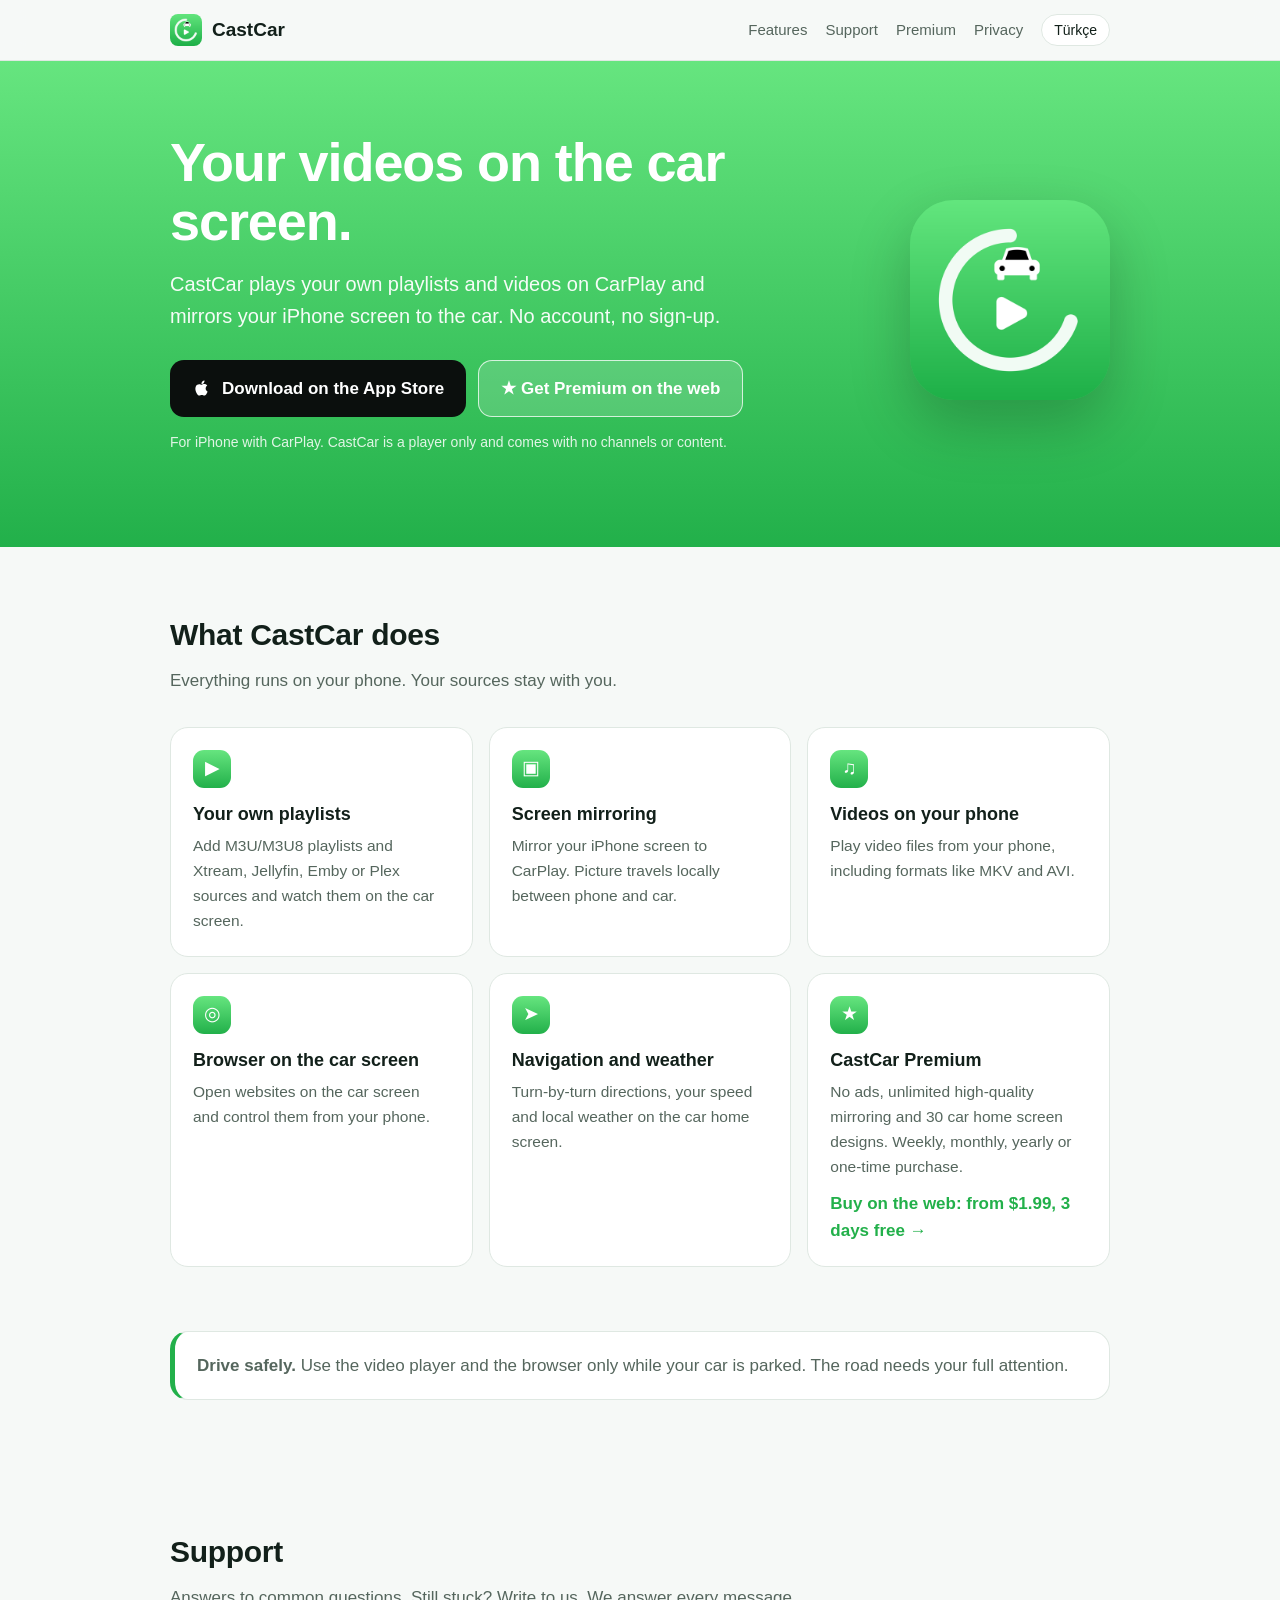
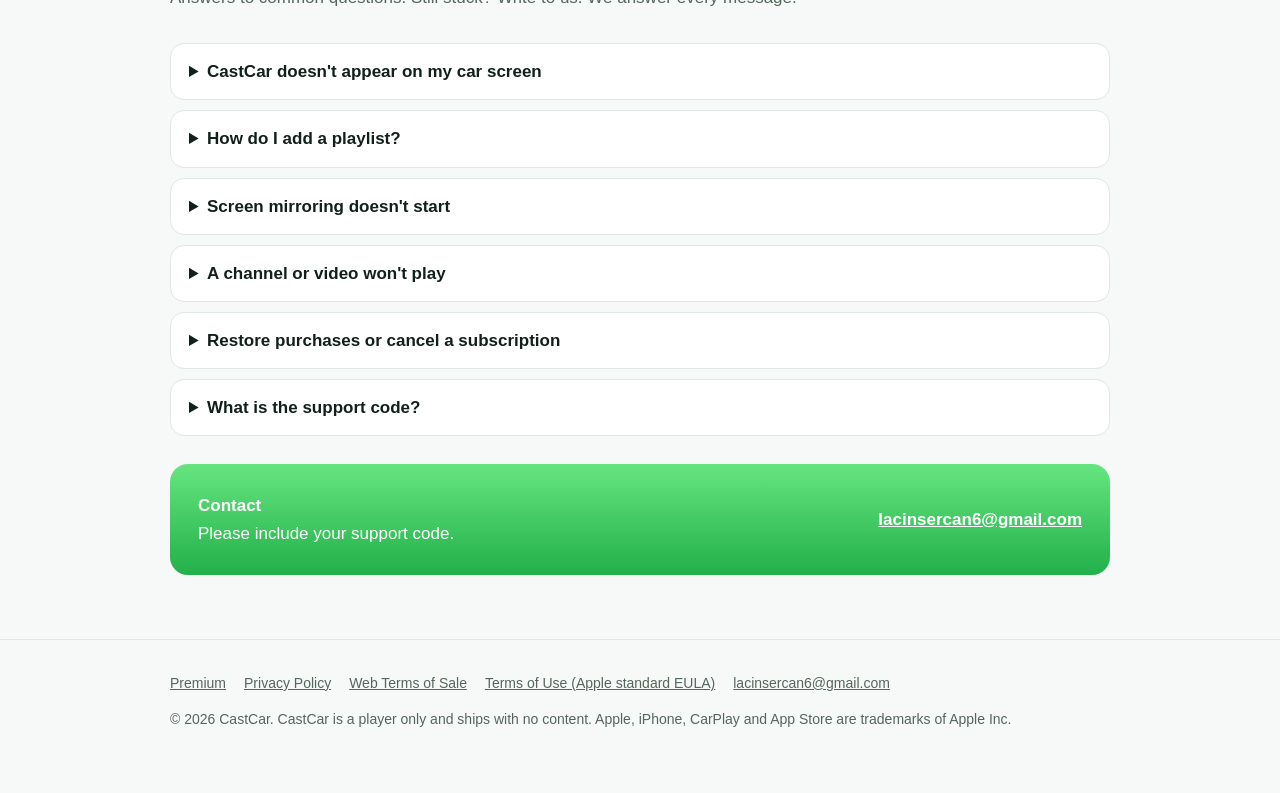
<file: index.html>
<!doctype html>
<html lang="en" data-lang="en">
<head>
<meta charset="utf-8">
<meta name="viewport" content="width=device-width, initial-scale=1">
<title>CastCar — Video player and screen mirroring for your car screen</title>
<meta name="description" content="CastCar plays your own M3U playlists, Xtream, Jellyfin, Emby and Plex sources and on-device videos on CarPlay, and mirrors your iPhone screen to the car. No account needed.">
<link rel="canonical" href="https://castcar.playgrator.com/">
<link rel="icon" type="image/png" sizes="32x32" href="/favicon.png">
<link rel="apple-touch-icon" href="/assets/icon/icon-180.png">
<link rel="manifest" href="/site.webmanifest">
<meta name="theme-color" content="#22b04a">
<meta property="og:type" content="website">
<meta property="og:title" content="CastCar">
<meta property="og:description" content="Video player and screen mirroring for your car screen.">
<meta property="og:url" content="https://castcar.playgrator.com/">
<meta property="og:image" content="https://castcar.playgrator.com/assets/icon/icon-512.png">
<script src="/js/lang.js"></script>
<link rel="stylesheet" href="/css/site.css?v=2">
</head>
<body>

<header class="top">
  <div class="wrap">
    <a class="brand" href="/"><img src="/assets/icon/icon-192.png" alt="">CastCar</a>
    <nav class="links">
      <a class="hide-sm" href="#features"><span lang="en">Features</span><span lang="tr">Özellikler</span></a>
      <a class="hide-sm" href="#support"><span lang="en">Support</span><span lang="tr">Destek</span></a>
      <a href="/premium.html"><span lang="en">Premium</span><span lang="tr">Premium</span></a>
      <a href="/privacy.html"><span lang="en">Privacy</span><span lang="tr">Gizlilik</span></a>
      <button class="lang-btn" type="button" onclick="castcarToggleLang()"><span lang="en">Türkçe</span><span lang="tr">English</span></button>
    </nav>
  </div>
</header>

<main>
  <div class="hero">
    <div class="wrap">
      <div>
        <h1 lang="en">Your videos on the car screen.</h1>
        <h1 lang="tr">Videoların araç ekranında.</h1>
        <p class="lead" lang="en">CastCar plays your own playlists and videos on CarPlay and mirrors your iPhone screen to the car. No account, no sign-up.</p>
        <p class="lead" lang="tr">CastCar kendi listelerini ve videolarını CarPlay'de oynatır, iPhone ekranını araca yansıtır. Hesap yok, kayıt yok.</p>
        <!-- App Store kimliği gelince aşağıdaki bağlantıdaki yer tutucuyu değiştirin (CASTCAR-KURULUM.md). -->
        <div class="hero-actions">
        <a class="btn" href="https://apps.apple.com/app/id6834363699">
          <svg viewBox="0 0 24 24" aria-hidden="true"><path d="M16.37 12.6c-.02-2.3 1.88-3.4 1.96-3.46-1.07-1.56-2.73-1.78-3.32-1.8-1.41-.14-2.76.83-3.47.83-.72 0-1.82-.81-3-.79-1.54.02-2.96.9-3.76 2.27-1.6 2.78-.41 6.9 1.15 9.15.76 1.1 1.67 2.34 2.86 2.3 1.15-.05 1.58-.74 2.97-.74 1.38 0 1.77.74 2.98.72 1.23-.02 2.01-1.12 2.77-2.23.87-1.28 1.23-2.52 1.25-2.58-.03-.01-2.39-.92-2.41-3.65zM14.1 5.86c.63-.77 1.06-1.83.94-2.89-.91.04-2.02.61-2.67 1.37-.58.67-1.1 1.76-.96 2.8 1.02.08 2.06-.52 2.69-1.28z"/></svg>
          <span lang="en">Download on the App Store</span><span lang="tr">App Store'dan indir</span>
        </a>
        <a class="btn btn-alt" href="/premium.html">
          <span lang="en">★ Get Premium on the web</span><span lang="tr">★ Premium'u web'den al</span>
        </a>
        </div>
        <p class="note-light" lang="en">For iPhone with CarPlay. CastCar is a player only and comes with no channels or content.</p>
        <p class="note-light" lang="tr">CarPlay destekli iPhone için. CastCar yalnızca bir oynatıcıdır; içinde kanal ya da içerik yoktur.</p>
      </div>
      <img class="icon" src="/assets/icon/icon-512.png" alt="CastCar">
    </div>
  </div>

  <section id="features">
    <div class="wrap">
      <h2 lang="en">What CastCar does</h2>
      <h2 lang="tr">CastCar neler yapar</h2>
      <p class="sub" lang="en">Everything runs on your phone. Your sources stay with you.</p>
      <p class="sub" lang="tr">Her şey telefonunda çalışır. Kaynakların sende kalır.</p>
      <div class="grid">
        <div class="card"><div class="dot">▶</div>
          <h3 lang="en">Your own playlists</h3><h3 lang="tr">Kendi listelerin</h3>
          <p lang="en">Add M3U/M3U8 playlists and Xtream, Jellyfin, Emby or Plex sources and watch them on the car screen.</p>
          <p lang="tr">M3U/M3U8 listelerini, Xtream, Jellyfin, Emby ya da Plex kaynaklarını ekle, araç ekranında izle.</p></div>
        <div class="card"><div class="dot">▣</div>
          <h3 lang="en">Screen mirroring</h3><h3 lang="tr">Ekran yansıtma</h3>
          <p lang="en">Mirror your iPhone screen to CarPlay. Picture travels locally between phone and car.</p>
          <p lang="tr">iPhone ekranını CarPlay'e yansıt. Görüntü telefonla araç arasında yerel olarak gider.</p></div>
        <div class="card"><div class="dot">♫</div>
          <h3 lang="en">Videos on your phone</h3><h3 lang="tr">Telefondaki videolar</h3>
          <p lang="en">Play video files from your phone, including formats like MKV and AVI.</p>
          <p lang="tr">Telefonundaki video dosyalarını, MKV ve AVI gibi biçimler dahil oynat.</p></div>
        <div class="card"><div class="dot">◎</div>
          <h3 lang="en">Browser on the car screen</h3><h3 lang="tr">Araç ekranında tarayıcı</h3>
          <p lang="en">Open websites on the car screen and control them from your phone.</p>
          <p lang="tr">Web sitelerini araç ekranında aç, telefonundan kumanda et.</p></div>
        <div class="card"><div class="dot">➤</div>
          <h3 lang="en">Navigation and weather</h3><h3 lang="tr">Navigasyon ve hava durumu</h3>
          <p lang="en">Turn-by-turn directions, your speed and local weather on the car home screen.</p>
          <p lang="tr">Adım adım yol tarifi, hızın ve yerel hava durumu araç ana ekranında.</p></div>
        <div class="card"><div class="dot">★</div>
          <h3 lang="en">CastCar Premium</h3><h3 lang="tr">CastCar Premium</h3>
          <p lang="en">No ads, unlimited high-quality mirroring and 30 car home screen designs. Weekly, monthly, yearly or one-time purchase.</p>
          <p lang="tr">Reklamsız kullanım, sınırsız ve yüksek kaliteli yansıtma, 30 araç ana ekranı tasarımı. Haftalık, aylık, yıllık ya da tek seferlik satın alma.</p>
          <a class="more" href="/premium.html"><span lang="en">Buy on the web: from $1.99, 3 days free →</span><span lang="tr">Web'den al: $1.99'dan başlayan fiyatlarla, 3 gün ücretsiz →</span></a></div>
      </div>
    </div>
  </section>

  <section style="padding-top:0">
    <div class="wrap">
      <div class="safety">
        <p lang="en" style="margin:0"><strong>Drive safely.</strong> Use the video player and the browser only while your car is parked. The road needs your full attention.</p>
        <p lang="tr" style="margin:0"><strong>Güvenli sür.</strong> Video oynatıcıyı ve tarayıcıyı yalnızca araç park halindeyken kullan. Yol tüm dikkatini ister.</p>
      </div>
    </div>
  </section>

  <section id="support">
    <div class="wrap">
      <h2 lang="en">Support</h2>
      <h2 lang="tr">Destek</h2>
      <p class="sub" lang="en">Answers to common questions. Still stuck? Write to us. We answer every message.</p>
      <p class="sub" lang="tr">Sık sorulan sorular. Sorun devam ediyorsa bize yaz. Her mesaja cevap veriyoruz.</p>

      <details class="faq">
        <summary><span lang="en">CastCar doesn't appear on my car screen</span><span lang="tr">CastCar araç ekranımda görünmüyor</span></summary>
        <ul lang="en">
          <li>Make sure your iPhone is connected to CarPlay (cable or wireless) and CastCar is installed.</li>
          <li>On the iPhone open Settings → General → CarPlay → your car → Customize, and check that CastCar is in the list.</li>
          <li>Restart CarPlay by unplugging the phone or turning the car off and on.</li>
        </ul>
        <ul lang="tr">
          <li>iPhone'un CarPlay'e bağlı (kablolu ya da kablosuz) ve CastCar'ın yüklü olduğundan emin ol.</li>
          <li>iPhone'da Ayarlar → Genel → CarPlay → aracın → Özelleştir'e gir ve CastCar'ın listede olduğunu kontrol et.</li>
          <li>Telefonu çıkarıp takarak ya da aracı kapatıp açarak CarPlay'i yeniden başlat.</li>
        </ul>
      </details>

      <details class="faq">
        <summary><span lang="en">How do I add a playlist?</span><span lang="tr">Liste nasıl eklerim?</span></summary>
        <p lang="en">In the app, add a source and paste your M3U/M3U8 address or enter your Xtream, Jellyfin, Emby or Plex details. CastCar does not provide playlists or channels; you need your own source. If a list doesn't load, check the address in Safari on the same phone.</p>
        <p lang="tr">Uygulamada bir kaynak ekle; M3U/M3U8 adresini yapıştır ya da Xtream, Jellyfin, Emby veya Plex bilgilerini gir. CastCar liste ya da kanal sağlamaz; kendi kaynağın olmalı. Liste yüklenmiyorsa adresi aynı telefonda Safari'de dene.</p>
      </details>

      <details class="faq">
        <summary><span lang="en">Screen mirroring doesn't start</span><span lang="tr">Ekran yansıtma başlamıyor</span></summary>
        <p lang="en">Start mirroring from the app and choose CastCar in the iOS broadcast window. Pair with the car by scanning the QR code on the car screen if asked. In the free version a mirroring session lasts up to 20 minutes; Premium removes the limit.</p>
        <p lang="tr">Yansıtmayı uygulamadan başlat ve iOS yayın penceresinde CastCar'ı seç. İstenirse araç ekranındaki QR kodu okutarak eşleş. Ücretsiz sürümde bir yansıtma oturumu en fazla 20 dakika sürer; Premium bu sınırı kaldırır.</p>
      </details>

      <details class="faq">
        <summary><span lang="en">A channel or video won't play</span><span lang="tr">Kanal ya da video oynamıyor</span></summary>
        <p lang="en">Most playback problems come from the stream server. Try the same channel on another network (Wi-Fi or cellular). If it still fails, send us a report from Settings → Report a problem and attach the diagnostics log.</p>
        <p lang="tr">Oynatma sorunlarının çoğu yayın sunucusundan kaynaklanır. Aynı kanalı başka bir ağda (Wi-Fi ya da hücresel) dene. Yine olmazsa Ayarlar → Sorun bildir'den bize yaz ve tanılama günlüğünü ekle.</p>
      </details>

      <details class="faq">
        <summary><span lang="en">Restore purchases or cancel a subscription</span><span lang="tr">Satın alımı geri yükleme ya da aboneliği iptal etme</span></summary>
        <p lang="en">On a new phone, open the Premium screen and tap Restore with the same Apple Account. Subscriptions renew automatically until you cancel them at least 24 hours before the period ends: iPhone Settings → your name → Subscriptions. Refunds are handled by Apple at <a href="https://reportaproblem.apple.com">reportaproblem.apple.com</a>.</p>
        <p lang="tr">Yeni telefonda Premium ekranını aç ve aynı Apple Hesabı ile Geri Yükle'ye dokun. Abonelikler, dönem bitiminden en az 24 saat önce iptal edilmezse otomatik yenilenir: iPhone Ayarlar → adın → Abonelikler. İadeleri Apple <a href="https://reportaproblem.apple.com">reportaproblem.apple.com</a> üzerinden yapar.</p>
        <p lang="en">Bought on the <a href="/premium.html">web</a>? In the app go to Settings → Account and sign in with the same email; Premium turns on automatically. Cancel from the link in your receipt email or from Settings → Manage Subscription.</p>
        <p lang="tr"><a href="/premium.html">Web'den</a> mi aldın? Uygulamada Ayarlar → Hesap bölümünden aynı e-postayla giriş yap; Premium kendiliğinden açılır. İptal için makbuz e-postandaki bağlantıyı ya da Ayarlar → Aboneliği yönet'i kullan.</p>
      </details>

      <details class="faq">
        <summary><span lang="en">What is the support code?</span><span lang="tr">Destek kodu nedir?</span></summary>
        <p lang="en">A random code like CC-7K3M-9QXA, created on your phone and shown in Settings. Add it to your message so we can find your crash reports and purchase status. It is not linked to your name or email.</p>
        <p lang="tr">Telefonunda üretilen ve Ayarlar'da görünen CC-7K3M-9QXA gibi rastgele bir kod. Mesajına eklersen çökme raporlarını ve satın alma durumunu bulabiliriz. Adınla ya da e-postanla ilişkili değildir.</p>
      </details>

      <div class="contact" style="margin-top:28px">
        <div>
          <strong lang="en">Contact</strong><strong lang="tr">İletişim</strong><br>
          <span lang="en">Please include your support code.</span><span lang="tr">Lütfen destek kodunu ekle.</span>
        </div>
        <a href="mailto:lacinsercan6@gmail.com">lacinsercan6@gmail.com</a>
      </div>
    </div>
  </section>
</main>

<footer>
  <div class="wrap">
    <div class="row">
      <a href="/premium.html"><span lang="en">Premium</span><span lang="tr">Premium</span></a>
      <a href="/privacy.html"><span lang="en">Privacy Policy</span><span lang="tr">Gizlilik Politikası</span></a>
      <a href="/terms.html"><span lang="en">Web Terms of Sale</span><span lang="tr">Web Satış Koşulları</span></a>
      <a href="https://www.apple.com/legal/internet-services/itunes/dev/stdeula/"><span lang="en">Terms of Use (Apple standard EULA)</span><span lang="tr">Kullanım Koşulları (Apple standart EULA)</span></a>
      <a href="mailto:lacinsercan6@gmail.com">lacinsercan6@gmail.com</a>
    </div>
    <p lang="en">© 2026 CastCar. CastCar is a player only and ships with no content. Apple, iPhone, CarPlay and App Store are trademarks of Apple Inc.</p>
    <p lang="tr">© 2026 CastCar. CastCar yalnızca bir oynatıcıdır ve içerik sağlamaz. Apple, iPhone, CarPlay ve App Store, Apple Inc.'in ticari markalarıdır.</p>
  </div>
</footer>
</body>
</html>
</file>
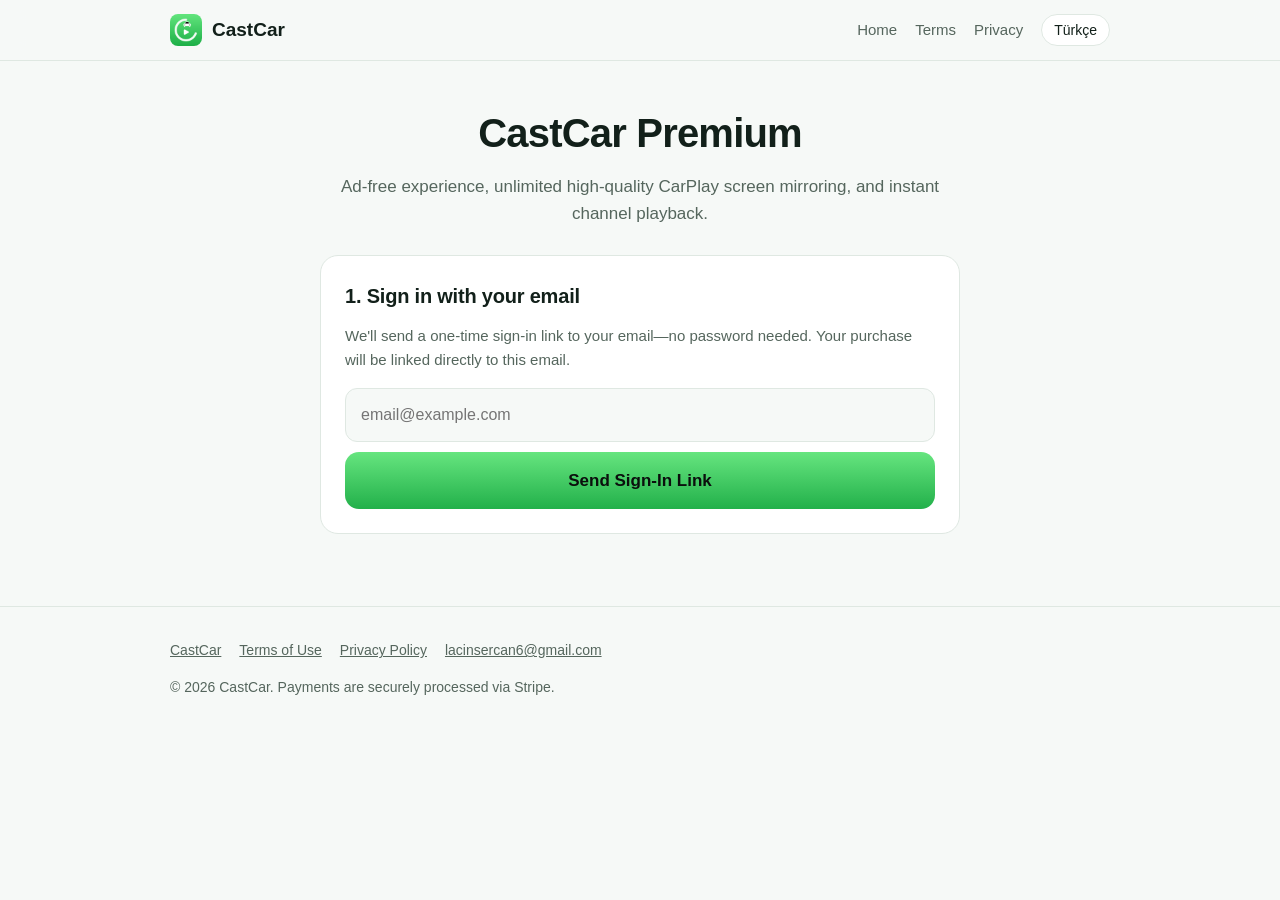
<file: premium.html>
<!doctype html>
<html lang="en" data-lang="en">
<head>
<meta charset="utf-8">
<meta name="viewport" content="width=device-width, initial-scale=1">
<title>CastCar Premium</title>
<meta name="description" content="Get CastCar Premium: ad-free experience, unlimited high-quality CarPlay screen mirroring, and instant playback.">
<link rel="canonical" href="https://castcar.playgrator.com/premium.html">
<link rel="icon" type="image/png" sizes="32x32" href="/favicon.png">
<link rel="apple-touch-icon" href="/assets/icon/icon-180.png">
<meta name="theme-color" content="#22b04a">
<script src="/js/lang.js"></script>
<link rel="stylesheet" href="/css/site.css?v=2">
<style>
  .premium-wrap {
    max-width: 680px;
    margin: 40px auto 72px;
    padding: 0 20px;
  }
  .premium-head {
    text-align: center;
    margin-bottom: 28px;
  }
  .premium-head h1 {
    font-size: clamp(28px, 5vw, 40px);
    margin: 0 0 8px;
    letter-spacing: -0.02em;
  }
  .premium-head p {
    color: var(--muted);
    margin: 0;
  }
  .panel {
    background: var(--card);
    border: 1px solid var(--line);
    border-radius: var(--radius);
    padding: 24px;
    margin-bottom: 20px;
  }
  .panel h2 {
    font-size: 20px;
    margin: 0 0 12px;
  }
  .field-row {
    display: flex;
    flex-direction: column;
    gap: 10px;
  }
  .input-text {
    width: 100%;
    padding: 13px 15px;
    border-radius: 12px;
    border: 1px solid var(--line);
    background: var(--bg);
    color: var(--ink);
    font: inherit;
    font-size: 16px;
  }
  .btn-cta {
    display: inline-flex;
    align-items: center;
    justify-content: center;
    gap: 8px;
    width: 100%;
    padding: 15px 22px;
    border-radius: 14px;
    border: none;
    background: linear-gradient(180deg, var(--green-1), var(--green-2));
    color: #0b0f0d;
    font: inherit;
    font-weight: 700;
    font-size: 17px;
    cursor: pointer;
    text-decoration: none;
  }
  .btn-cta:disabled {
    opacity: 0.55;
    cursor: not-allowed;
  }
  .btn-outline {
    display: inline-flex;
    align-items: center;
    justify-content: center;
    padding: 10px 16px;
    border-radius: 12px;
    border: 1px solid var(--line);
    background: transparent;
    color: var(--ink);
    font: inherit;
    font-size: 14px;
    cursor: pointer;
    text-decoration: none;
  }
  .plan-grid {
    display: flex;
    flex-direction: column;
    gap: 12px;
    margin: 16px 0 20px;
  }
  .plan-item {
    display: flex;
    align-items: center;
    justify-content: space-between;
    gap: 14px;
    padding: 16px 18px;
    border-radius: 16px;
    border: 2px solid var(--line);
    background: var(--bg);
    cursor: pointer;
    text-align: left;
    font: inherit;
    color: var(--ink);
  }
  .plan-item.selected {
    border-color: var(--green-2);
    background: color-mix(in srgb, var(--green-2) 10%, var(--card));
  }
  .plan-title {
    font-weight: 700;
    font-size: 17px;
    display: flex;
    align-items: center;
    gap: 8px;
  }
  .plan-badge {
    font-size: 12px;
    font-weight: 700;
    padding: 2px 8px;
    border-radius: 999px;
    background: var(--green-2);
    color: #fff;
  }
  .plan-sub {
    font-size: 14px;
    color: var(--muted);
    margin-top: 2px;
  }
  .plan-price {
    text-align: right;
    font-weight: 800;
    font-size: 19px;
    white-space: nowrap;
  }
  .plan-period {
    display: block;
    font-size: 12px;
    font-weight: 500;
    color: var(--muted);
  }
  .waiver-label {
    display: flex;
    align-items: flex-start;
    gap: 10px;
    font-size: 14px;
    color: var(--muted);
    margin: 14px 0 18px;
    cursor: pointer;
  }
  .waiver-label input {
    margin-top: 4px;
    width: 18px;
    height: 18px;
    accent-color: var(--green-2);
    flex-shrink: 0;
  }
  .status-msg {
    padding: 12px 16px;
    border-radius: 12px;
    font-size: 14.5px;
    margin-top: 12px;
  }
  .status-info {
    background: color-mix(in srgb, var(--green-2) 15%, var(--card));
    border: 1px solid var(--green-2);
  }
  .status-err {
    background: rgba(220, 53, 69, 0.12);
    border: 1px solid rgba(220, 53, 69, 0.45);
    color: #ff6b6b;
  }
  .user-bar {
    display: flex;
    align-items: center;
    justify-content: space-between;
    gap: 12px;
    flex-wrap: wrap;
    padding-bottom: 14px;
    margin-bottom: 16px;
    border-bottom: 1px solid var(--line);
    font-size: 14.5px;
  }
</style>
</head>
<body>

<header class="top">
  <div class="wrap">
    <a class="brand" href="/"><img src="/assets/icon/icon-192.png" alt="">CastCar</a>
    <nav class="links">
      <a class="hide-sm" href="/"><span lang="en">Home</span><span lang="tr">Ana Sayfa</span></a>
      <a href="/terms.html"><span lang="en">Terms</span><span lang="tr">Koşullar</span></a>
      <a href="/privacy.html"><span lang="en">Privacy</span><span lang="tr">Gizlilik</span></a>
      <button class="lang-btn" type="button" onclick="castcarToggleLang()"><span lang="en">Türkçe</span><span lang="tr">English</span></button>
    </nav>
  </div>
</header>

<main class="premium-wrap">
  <div class="premium-head">
    <h1>CastCar Premium</h1>
    <p lang="en">Ad-free experience, unlimited high-quality CarPlay screen mirroring, and instant channel playback.</p>
    <p lang="tr">Reklamsız deneyim, sınırsız yüksek kaliteli CarPlay ekran yansıtma ve beklemeden izleme.</p>
  </div>

  <!-- 1. Adım: E-posta ile Giriş -->
  <section id="step-loading" class="panel" style="text-align:center;color:var(--muted)">
    <span lang="en">Loading…</span><span lang="tr">Yükleniyor…</span>
  </section>

  <section id="step-auth" class="panel" style="display:none">
    <h2 lang="en">1. Sign in with your email</h2>
    <h2 lang="tr">1. E-posta adresinizle giriş yapın</h2>
    <p style="color:var(--muted);font-size:15px;margin:0 0 16px" lang="en">
      We'll send a one-time sign-in link to your email—no password needed. Your purchase will be linked directly to this email.
    </p>
    <p style="color:var(--muted);font-size:15px;margin:0 0 16px" lang="tr">
      E-postanıza tek kullanımlık bir giriş bağlantısı göndereceğiz — şifre gerekmez. Satın alımınız doğrudan bu e-posta hesabına tanımlanır.
    </p>

    <form id="auth-form" class="field-row">
      <input id="email-input" class="input-text" type="email" autocomplete="email" required placeholder="email@example.com">
      <button id="send-link-btn" class="btn-cta" type="submit">
        <span lang="en">Send Sign-In Link</span>
        <span lang="tr">Giriş Bağlantısı Gönder</span>
      </button>
    </form>

    <div id="auth-status" class="status-msg" style="display:none"></div>
  </section>

  <!-- 2. Adım: Plan Seçimi ve Ödeme -->
  <section id="step-plans" class="panel" style="display:none">
    <div class="user-bar">
      <div>
        <span style="color:var(--muted)" lang="en">Signed in as:</span>
        <span style="color:var(--muted)" lang="tr">Giriş yapılan hesap:</span>
        <strong id="signed-email">—</strong>
      </div>
      <button id="signout-btn" class="btn-outline" type="button">
        <span lang="en">Sign out</span>
        <span lang="tr">Çıkış yap</span>
      </button>
    </div>

    <!-- Zaten Premium ise gösterilecek kart (Çift ödeme koruması) -->
    <div id="already-premium-box" style="display:none">
      <h2 lang="en">Premium is active on your account</h2>
      <h2 lang="tr">Hesabınızda Premium aktif</h2>
      <p style="color:var(--muted)" lang="en">
        Your account already has an active CastCar Premium entitlement. To activate it on your iPhone: open <strong>CastCar → Settings → Account</strong> and sign in with this email address.
      </p>
      <p style="color:var(--muted)" lang="tr">
        Bu hesapta zaten aktif bir CastCar Premium yetkisi bulunuyor. iPhone'unuzda etkinleştirmek için: <strong>CastCar → Ayarlar → Hesap</strong> bölümüne girip bu e-posta adresiyle giriş yapın.
      </p>
      <div style="display:flex;gap:12px;flex-wrap:wrap;margin-top:18px">
        <a id="manage-sub-btn" class="btn-cta" href="#" target="_blank" rel="noopener" style="display:none;width:auto">
          <span lang="en">Manage Subscription</span>
          <span lang="tr">Aboneliği Yönet</span>
        </a>
        <a class="btn-outline" href="castcar://">
          <span lang="en">Open CastCar App</span>
          <span lang="tr">Uygulamayı Aç</span>
        </a>
      </div>
    </div>

    <!-- Aktif Premium yoksa plan seçimi -->
    <div id="checkout-box">
      <h2 lang="en">2. Choose your plan</h2>
      <h2 lang="tr">2. Planınızı seçin</h2>

      <div id="plan-list" class="plan-grid"></div>

      <label class="waiver-label">
        <input id="waiver-checkbox" type="checkbox" required>
        <span lang="en">
          I agree to the <a href="/terms.html" target="_blank">Terms of Use</a> and <a href="/privacy.html" target="_blank">Privacy Policy</a>, request immediate access to CastCar Premium digital content, and acknowledge that I thereby lose my statutory 14-day right of withdrawal.
        </span>
        <span lang="tr">
          <a href="/terms.html" target="_blank">Kullanım Koşulları</a>'nı ve <a href="/privacy.html" target="_blank">Gizlilik Politikası</a>'nı kabul ediyorum; CastCar Premium dijital hizmetinin anında başlatılmasını talep ediyor ve bu nedenle 14 günlük yasal cayma hakkımdan feragat ettiğimi onaylıyorum.
        </span>
      </label>

      <button id="pay-btn" class="btn-cta" type="button" disabled>
        <span lang="en">Continue to Secure Payment (Stripe)</span>
        <span lang="tr">Güvenli Ödemeye Geç (Stripe)</span>
      </button>

      <div id="checkout-status" class="status-msg" style="display:none"></div>
    </div>
  </section>

  <!-- 3. Adım: Başarı Ekranı -->
  <section id="step-success" class="panel" style="display:none">
    <h2 lang="en">Premium Activated!</h2>
    <h2 lang="tr">Premium Etkinleştirildi!</h2>
    <p lang="en">
      Your purchase is now linked to <strong id="success-email"></strong>. Follow this step on your iPhone to unlock Premium immediately:
    </p>
    <p lang="tr">
      Satın alımınız <strong id="success-email-tr"></strong> hesabınıza tanımlandı. iPhone'unuzda Premium'u hemen açmak için şu adımı izleyin:
    </p>

    <div class="safety" style="margin:18px 0">
      <strong lang="en">In the app: Settings ▸ Account ▸ Sign in with this email</strong>
      <strong lang="tr">Uygulamada: Ayarlar ▸ Hesap ▸ bu e-postayla giriş yapın</strong>
    </div>

    <a class="btn-cta" href="castcar://">
      <span lang="en">Open CastCar on iPhone</span>
      <span lang="tr">iPhone'da CastCar'ı Aç</span>
    </a>
  </section>
</main>

<footer>
  <div class="wrap">
    <div class="row">
      <a href="/">CastCar</a>
      <a href="/terms.html"><span lang="en">Terms of Use</span><span lang="tr">Kullanım Koşulları</span></a>
      <a href="/privacy.html"><span lang="en">Privacy Policy</span><span lang="tr">Gizlilik Politikası</span></a>
      <a href="mailto:lacinsercan6@gmail.com">lacinsercan6@gmail.com</a>
    </div>
    <p lang="en">© 2026 CastCar. Payments are securely processed via Stripe.</p>
    <p lang="tr">© 2026 CastCar. Ödemeler Stripe altyapısıyla güvenle işlenir.</p>
  </div>
</footer>

<script type="module">
  // RevenueCat kütüphanesi giriş sonrası yüklenir; oturum geri yüklemesini bekletmesin.
  let PurchasesLib = null;
  async function getPurchasesLib() {
    if (!PurchasesLib) {
      PurchasesLib = (await import("https://esm.sh/@revenuecat/purchases-js@1.73.2")).Purchases;
    }
    return PurchasesLib;
  }

  // Hesap servisi (server/castcar-mailer) ve RevenueCat Web Billing yapılandırması.
  const CASTCAR_CONFIG = {
    apiBase: "https://castcar-api.playgrator.com",
    revenueCatWebApiKey: "rcb_iAoEeWKYfHJOWZiFJiqsWQLGIoxx",
    entitlementId: "premium"
  };
  const SESSION_KEY = "castcar-session";
  const EMAIL_KEY = "castcar-web-auth-email";

  const isTr = () => document.documentElement.getAttribute("data-lang") === "tr";
  const t = (en, tr) => (isTr() ? tr : en);

  const stepAuth = document.getElementById("step-auth");
  const stepLoading = document.getElementById("step-loading");
  const stepPlans = document.getElementById("step-plans");
  const stepSuccess = document.getElementById("step-success");
  const authForm = document.getElementById("auth-form");
  const emailInput = document.getElementById("email-input");
  const sendLinkBtn = document.getElementById("send-link-btn");
  const authStatus = document.getElementById("auth-status");
  const signedEmailEl = document.getElementById("signed-email");
  const signoutBtn = document.getElementById("signout-btn");
  const alreadyPremiumBox = document.getElementById("already-premium-box");
  const manageSubBtn = document.getElementById("manage-sub-btn");
  const checkoutBox = document.getElementById("checkout-box");
  const planListEl = document.getElementById("plan-list");
  const waiverCheckbox = document.getElementById("waiver-checkbox");
  const payBtn = document.getElementById("pay-btn");
  const checkoutStatus = document.getElementById("checkout-status");

  function showStatus(el, msg, isError = false) {
    el.textContent = msg;
    el.className = "status-msg " + (isError ? "status-err" : "status-info");
    el.style.display = "block";
  }

  const store = {
    get: (k) => { try { return localStorage.getItem(k); } catch { return null; } },
    set: (k, v) => { try { localStorage.setItem(k, v); } catch {} },
    del: (k) => { try { localStorage.removeItem(k); } catch {} }
  };

  async function api(path, { method = "GET", body, session } = {}) {
    const headers = {};
    if (body) headers["Content-Type"] = "application/json";
    if (session) headers["Authorization"] = "Bearer " + session;
    const resp = await fetch(CASTCAR_CONFIG.apiBase + path, { method, headers, body: body ? JSON.stringify(body) : undefined });
    const data = await resp.json().catch(() => ({}));
    return { ok: resp.ok, status: resp.status, data };
  }

  let currentUser = null; // { id, email }
  let purchases = null;
  let availablePackages = [];
  let selectedPackage = null;

  function showSignedOut() {
    currentUser = null;
    stepLoading.style.display = "none";
    stepAuth.style.display = "block";
    stepPlans.style.display = "none";
    stepSuccess.style.display = "none";
  }

  async function showSignedIn(user) {
    currentUser = user;
    stepLoading.style.display = "none";
    stepAuth.style.display = "none";
    stepPlans.style.display = "block";
    signedEmailEl.textContent = user.email;
    await loadRevenueCatForUser({ uid: user.id, email: user.email });
  }

  async function finishLogin(result) {
    if (!result.ok) {
      const msg = result.status === 429
        ? t("Too many attempts. Please wait a minute and try again.", "Çok fazla deneme yapıldı. Lütfen bir dakika bekleyip tekrar deneyin.")
        : t("This sign-in link has expired or was already used. Enter your email to get a new one.",
            "Bu giriş bağlantısının süresi dolmuş ya da daha önce kullanılmış. Yeni bağlantı için e-postanızı girin.");
      showSignedOut();
      showStatus(authStatus, msg, true);
      return;
    }
    store.set(SESSION_KEY, result.data.session);
    store.del(EMAIL_KEY);
    authStatus.style.display = "none";
    await showSignedIn(result.data.user);
  }

  // Açılış: e-postadaki bağlantıyla mı gelindi, yoksa kayıtlı oturum mu var?
  (async () => {
    const params = new URLSearchParams(window.location.search);
    const loginToken = params.get("login");
    if (loginToken) {
      // Kod URL'de kalmasın; yenilemede tekrar denenmesin.
      window.history.replaceState({}, document.title, window.location.pathname);
      try {
        await finishLogin(await api("/v1/auth/verify", { method: "POST", body: { token: loginToken, platform: "web" } }));
      } catch {
        showSignedOut();
        showStatus(authStatus, t("Network error. Please check your connection and try again.", "Ağ hatası. Bağlantınızı kontrol edip tekrar deneyin."), true);
      }
      return;
    }
    const session = store.get(SESSION_KEY);
    if (!session) return showSignedOut();
    try {
      const me = await api("/v1/me", { session });
      if (me.ok) return showSignedIn(me.data.user);
      if (me.status === 401) store.del(SESSION_KEY);
      showSignedOut();
    } catch {
      showSignedOut();
      showStatus(authStatus, t("Network error. Please check your connection and try again.", "Ağ hatası. Bağlantınızı kontrol edip tekrar deneyin."), true);
    }
  })();

  authForm.addEventListener("submit", async (e) => {
    e.preventDefault();
    const email = emailInput.value.trim().toLowerCase();
    if (!email) return;
    sendLinkBtn.disabled = true;
    try {
      const r = await api("/v1/auth/start", { method: "POST", body: { email, platform: "web", lang: isTr() ? "tr" : "en" } });
      if (!r.ok) {
        const code = r.data.error;
        throw new Error(code === "rate_limited"
          ? t("Too many attempts. Please wait a minute and try again.", "Çok fazla deneme yapıldı. Lütfen bir dakika bekleyip tekrar deneyin.")
          : code === "invalid_email"
            ? t("Please enter a valid email address.", "Lütfen geçerli bir e-posta adresi girin.")
            : t("We couldn't send the email right now. Please try again shortly.", "E-posta şu anda gönderilemedi. Lütfen biraz sonra tekrar deneyin."));
      }
      store.set(EMAIL_KEY, email);
      showStatus(authStatus, t(
        "We sent a sign-in link to " + email + ". Tap the link in the email to continue (check your spam folder too).",
        email + " adresine giriş bağlantısı gönderdik. Devam etmek için e-postadaki bağlantıya tıklayın (gereksiz klasörünü de kontrol edin)."), false);
    } catch (err) {
      showStatus(authStatus, err.message || t("Network error. Please check your connection and try again.", "Ağ hatası. Bağlantınızı kontrol edip tekrar deneyin."), true);
    } finally {
      sendLinkBtn.disabled = false;
    }
  });

  signoutBtn.addEventListener("click", async () => {
    const session = store.get(SESSION_KEY);
    store.del(SESSION_KEY);
    if (session) api("/v1/auth/logout", { method: "POST", session }).catch(() => {});
    showSignedOut();
  });

  async function loadRevenueCatForUser(user) {
    if (CASTCAR_CONFIG.revenueCatWebApiKey.endsWith("_TODO")) {
      showStatus(checkoutStatus, t("Payment catalog is being configured.", "Ödeme kataloğu yapılandırılıyor."), true);
      return;
    }
    try {
      const Purchases = await getPurchasesLib();
      if (Purchases.isConfigured()) {
        purchases = Purchases.getSharedInstance();
        if (purchases.getAppUserId() !== user.uid) await purchases.changeUser(user.uid);
      } else {
        purchases = Purchases.configure({ apiKey: CASTCAR_CONFIG.revenueCatWebApiKey, appUserId: user.uid });
      }
      const customerInfo = await purchases.getCustomerInfo();
      const activeEntitlement = customerInfo.entitlements.active[CASTCAR_CONFIG.entitlementId]
        || Object.values(customerInfo.entitlements.active)[0];

      if (activeEntitlement) {
        alreadyPremiumBox.style.display = "block";
        checkoutBox.style.display = "none";
        if (customerInfo.managementURL) {
          manageSubBtn.href = customerInfo.managementURL;
          manageSubBtn.style.display = "inline-flex";
        }
        return;
      }

      alreadyPremiumBox.style.display = "none";
      checkoutBox.style.display = "block";

      const offerings = await purchases.getOfferings();
      const current = offerings.current;
      availablePackages = current ? current.availablePackages : [];
      renderPlans(availablePackages);
    } catch (err) {
      showStatus(checkoutStatus, err.message || String(err), true);
    }
  }

  function planMeta(pkg) {
    const id = (pkg.identifier || pkg.product?.identifier || "").toLowerCase();
    if (id.includes("week")) {
      return {
        titleEn: "Weekly", titleTr: "Haftalık",
        subEn: "Renews every week", subTr: "Her hafta yenilenir",
        periodEn: "/ week", periodTr: "/ hafta",
        badgeEn: null, badgeTr: null
      };
    }
    if (id.includes("month")) {
      return {
        titleEn: "Monthly", titleTr: "Aylık",
        subEn: "Renews every month", subTr: "Her ay yenilenir",
        periodEn: "/ month", periodTr: "/ ay",
        badgeEn: null, badgeTr: null
      };
    }
    if (id.includes("lifetime") || id.includes("full")) {
      return {
        titleEn: "Full Ad-Free (Lifetime)", titleTr: "Full Reklamsız (Ömür Boyu)",
        subEn: "One-time payment, lifetime access", subTr: "Tek seferlik ödeme, ömür boyu",
        periodEn: "one-time", periodTr: "tek sefer",
        badgeEn: "Lifetime", badgeTr: "Ömür boyu"
      };
    }
    return {
      titleEn: "Yearly", titleTr: "Yıllık",
      subEn: "Renews every year", subTr: "Her yıl yenilenir",
      periodEn: "/ year", periodTr: "/ yıl",
      badgeEn: "Most popular", badgeTr: "En popüler"
    };
  }

  function trialLengthDays(phase) {
    const m = /^P(\d+)([DW])$/.exec(phase?.periodDuration || "");
    if (!m) return 0;
    return m[2] === "W" ? Number(m[1]) * 7 : Number(m[1]);
  }

  function renderPlans(packages) {
    planListEl.innerHTML = "";
    if (!packages.length) {
      showStatus(checkoutStatus, t("No plans available right now.", "Şu anda uygun plan bulunamadı."), true);
      return;
    }
    selectedPackage = packages.find((p) => /annual|year/.test((p.identifier || "").toLowerCase())) || packages[0];

    packages.forEach((pkg) => {
      const meta = planMeta(pkg);
      const priceStr = pkg.product?.price?.formattedPrice || "";
      const trialDays = trialLengthDays(pkg.product?.freeTrialPhase);
      const btn = document.createElement("button");
      btn.type = "button";
      btn.className = "plan-item" + (pkg === selectedPackage ? " selected" : "");
      btn.innerHTML = `
        <div>
          <div class="plan-title">
            <span lang="en">${meta.titleEn}</span>
            <span lang="tr">${meta.titleTr}</span>
            ${meta.badgeEn ? `<span class="plan-badge"><span lang="en">${meta.badgeEn}</span><span lang="tr">${meta.badgeTr}</span></span>` : ""}
          </div>
          <div class="plan-sub">
            <span lang="en">${meta.subEn}</span>
            <span lang="tr">${meta.subTr}</span>
          </div>
          ${trialDays ? `<div class="plan-sub"><span lang="en">${trialDays}-day free trial, then ${priceStr} ${meta.periodEn}. Cancel anytime.</span><span lang="tr">${trialDays} gün ücretsiz, sonra ${priceStr} ${meta.periodTr}. İstediğiniz zaman iptal edin.</span></div>` : ""}
        </div>
        <div class="plan-price">
          ${priceStr}
          <span class="plan-period"><span lang="en">${meta.periodEn}</span><span lang="tr">${meta.periodTr}</span></span>
        </div>
      `;
      btn.addEventListener("click", () => {
        selectedPackage = pkg;
        Array.from(planListEl.children).forEach((c) => c.classList.remove("selected"));
        btn.classList.add("selected");
        updatePayButtonState();
      });
      planListEl.appendChild(btn);
    });
    updatePayButtonState();
  }

  function updatePayButtonState() {
    payBtn.disabled = !(selectedPackage && waiverCheckbox.checked);
  }

  waiverCheckbox.addEventListener("change", updatePayButtonState);

  payBtn.addEventListener("click", async () => {
    if (!purchases || !selectedPackage || !waiverCheckbox.checked) return;
    payBtn.disabled = true;
    checkoutStatus.style.display = "none";
    try {
      const user = currentUser;
      await purchases.purchase({
        rcPackage: selectedPackage,
        customerEmail: user?.email || undefined
      });
      stepPlans.style.display = "none";
      stepSuccess.style.display = "block";
      document.getElementById("success-email").textContent = user?.email || "";
      document.getElementById("success-email-tr").textContent = user?.email || "";
    } catch (err) {
      if (err && err.errorCode === 1) {
        // Kullanıcı ödeme penceresini kapattı
      } else {
        showStatus(checkoutStatus, err.message || String(err), true);
      }
    } finally {
      updatePayButtonState();
    }
  });
</script>
</body>
</html>
</file>
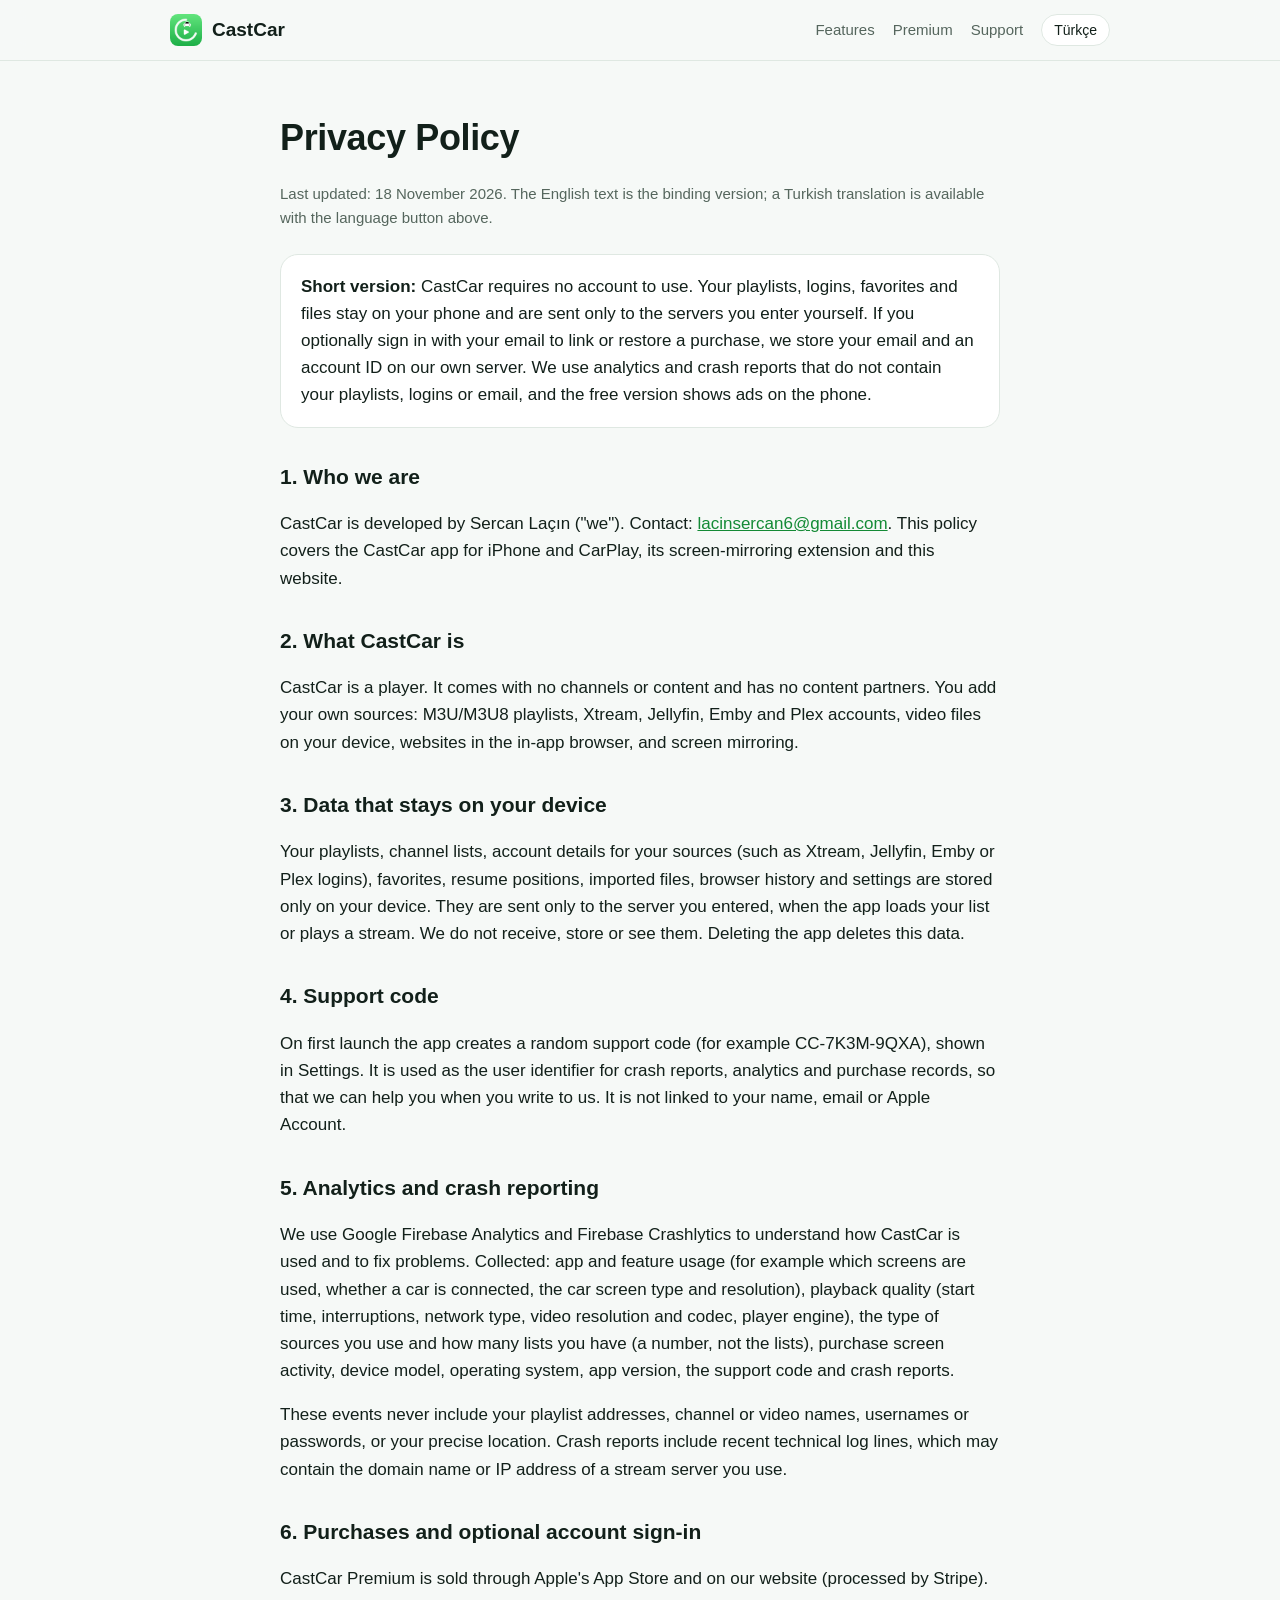
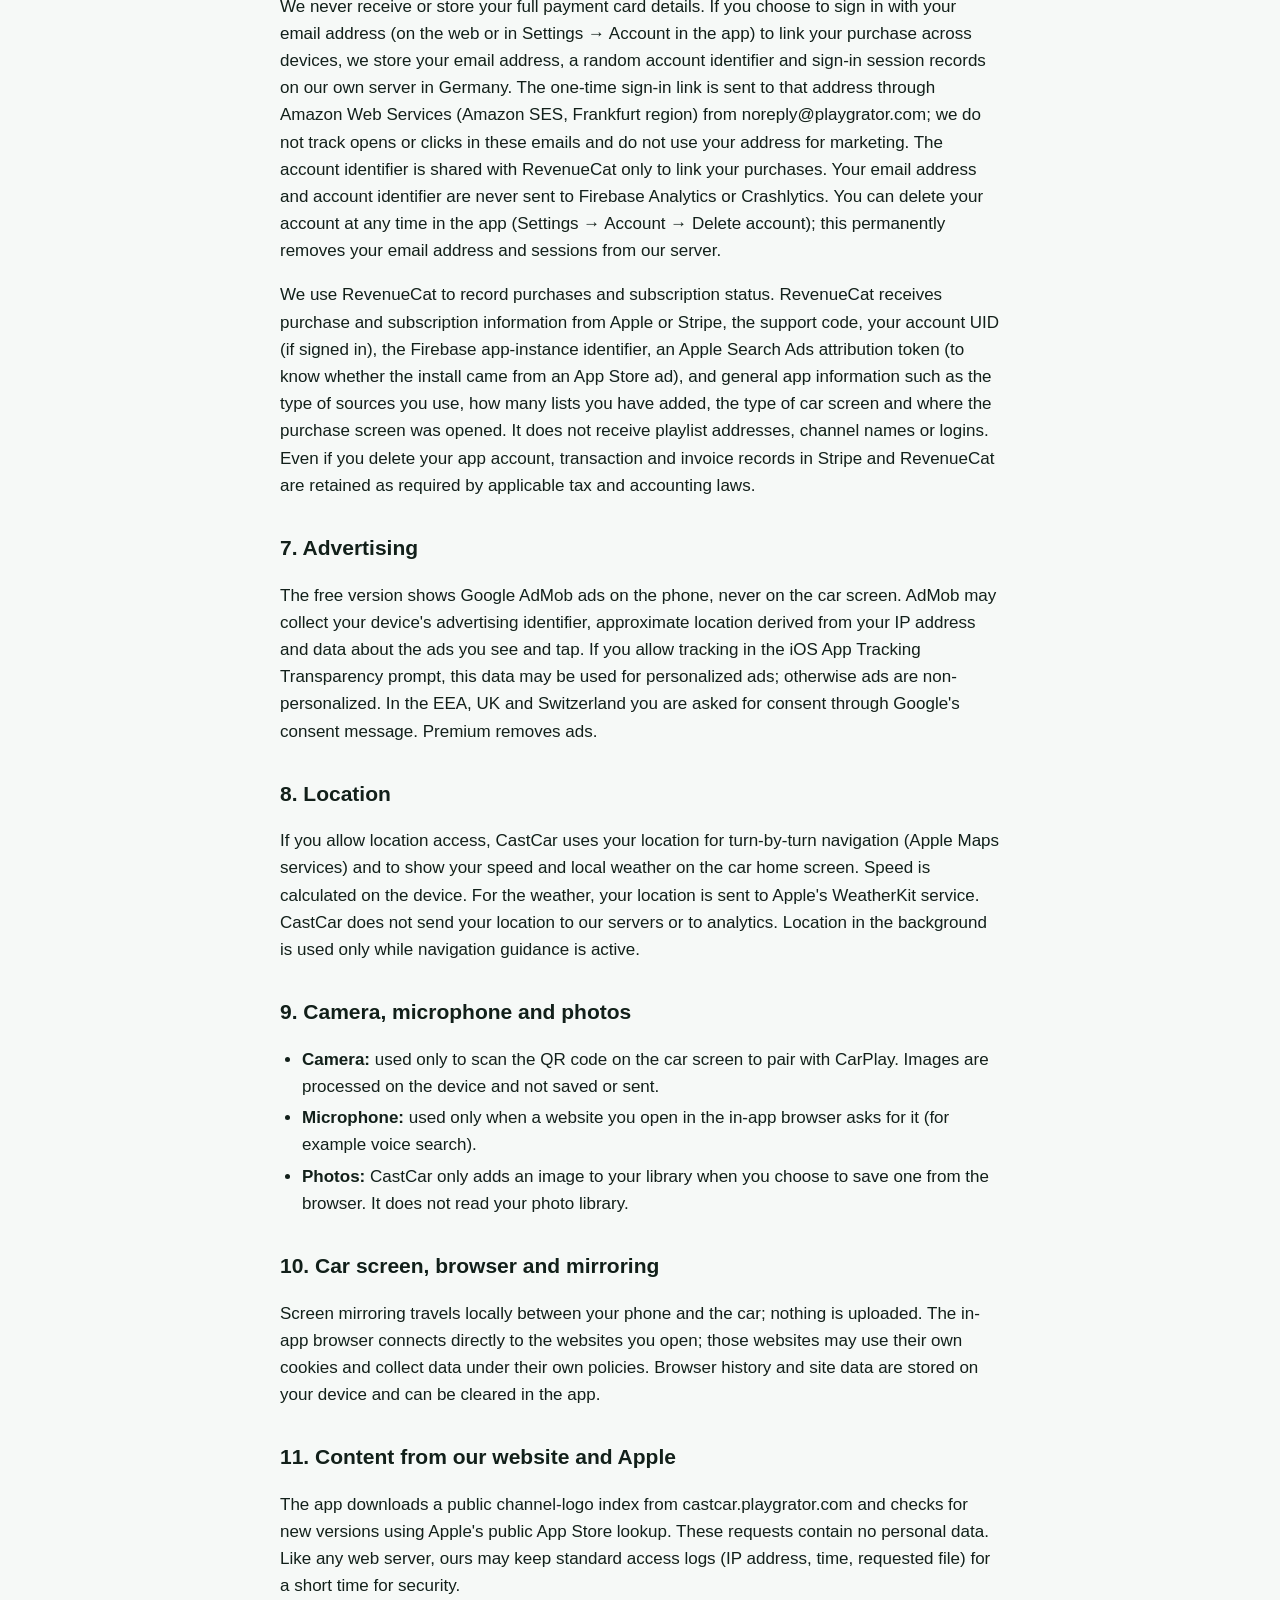
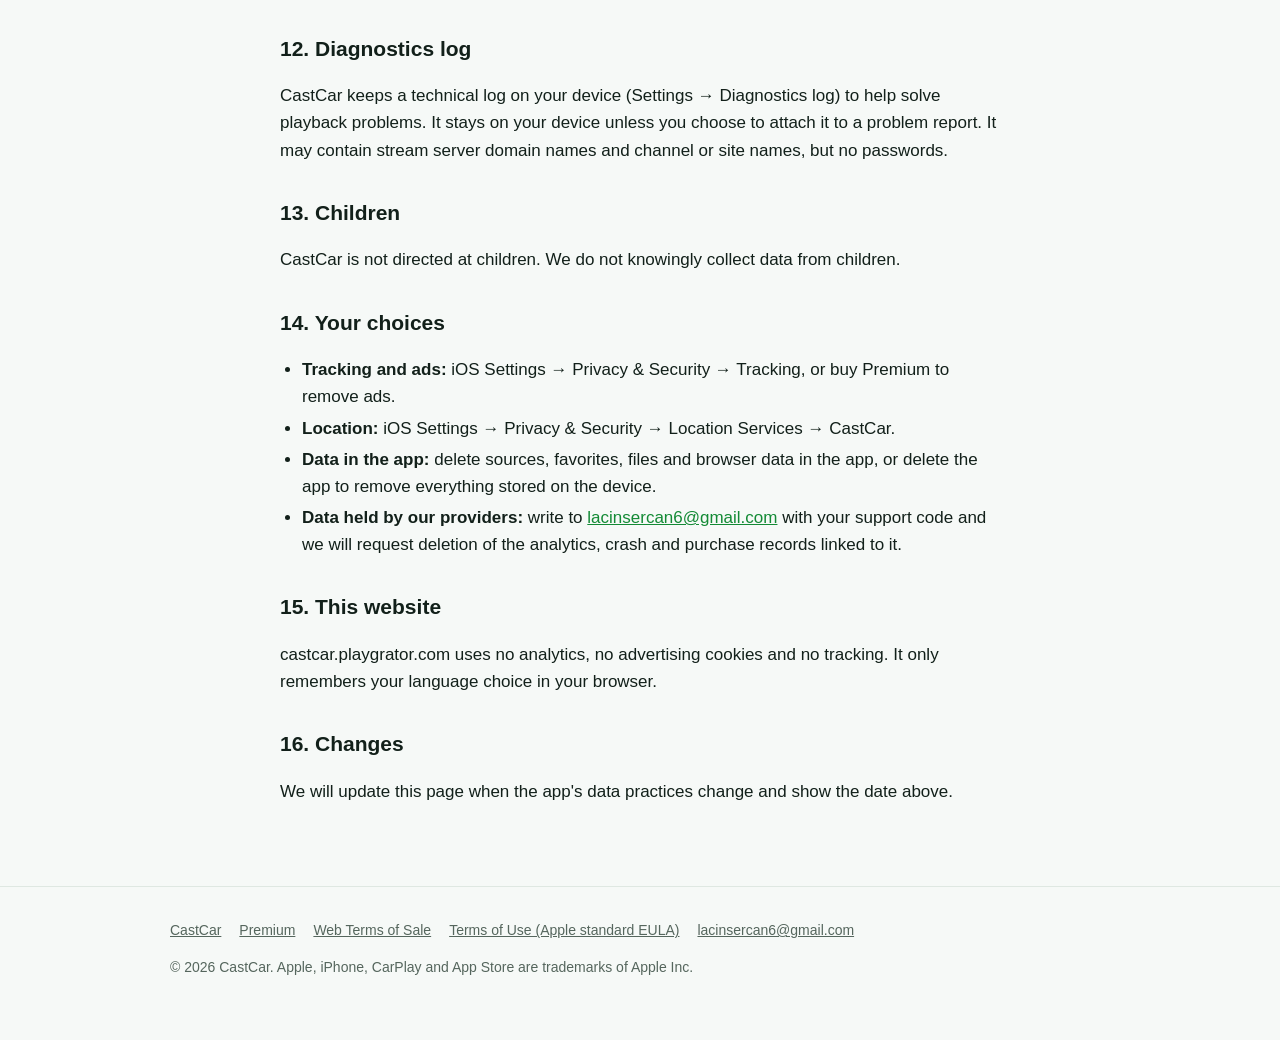
<file: privacy.html>
<!doctype html>
<html lang="en" data-lang="en">
<head>
<meta charset="utf-8">
<meta name="viewport" content="width=device-width, initial-scale=1">
<title>CastCar Privacy Policy</title>
<meta name="description" content="CastCar needs no account. Your playlists, logins and favorites stay on your phone.">
<link rel="canonical" href="https://castcar.playgrator.com/privacy.html">
<link rel="icon" type="image/png" sizes="32x32" href="/favicon.png">
<link rel="apple-touch-icon" href="/assets/icon/icon-180.png">
<meta name="theme-color" content="#22b04a">
<script src="/js/lang.js"></script>
<link rel="stylesheet" href="/css/site.css?v=2">
</head>
<body>

<header class="top">
  <div class="wrap">
    <a class="brand" href="/"><img src="/assets/icon/icon-192.png" alt="">CastCar</a>
    <nav class="links">
      <a class="hide-sm" href="/#features"><span lang="en">Features</span><span lang="tr">Özellikler</span></a>
      <a href="/premium.html"><span lang="en">Premium</span><span lang="tr">Premium</span></a>
      <a href="/#support"><span lang="en">Support</span><span lang="tr">Destek</span></a>
      <button class="lang-btn" type="button" onclick="castcarToggleLang()"><span lang="en">Türkçe</span><span lang="tr">English</span></button>
    </nav>
  </div>
</header>

<!-- Geliştirici adı yer tutucusu (iki yer): yeni geliştirici hesabındaki satıcı/şirket adıyla değiştirin (CASTCAR-KURULUM.md). -->

<article class="doc" lang="en">
  <h1>Privacy Policy</h1>
  <p class="meta">Last updated: 18 November 2026. The English text is the binding version; a Turkish translation is available with the language button above.</p>

  <div class="summary">
    <strong>Short version:</strong> CastCar requires no account to use. Your playlists, logins, favorites and files stay on your phone and are sent only to the servers you enter yourself. If you optionally sign in with your email to link or restore a purchase, we store your email and an account ID on our own server. We use analytics and crash reports that do not contain your playlists, logins or email, and the free version shows ads on the phone.
  </div>

  <h2>1. Who we are</h2>
  <p>CastCar is developed by Sercan Laçın ("we"). Contact: <a href="mailto:lacinsercan6@gmail.com">lacinsercan6@gmail.com</a>. This policy covers the CastCar app for iPhone and CarPlay, its screen-mirroring extension and this website.</p>

  <h2>2. What CastCar is</h2>
  <p>CastCar is a player. It comes with no channels or content and has no content partners. You add your own sources: M3U/M3U8 playlists, Xtream, Jellyfin, Emby and Plex accounts, video files on your device, websites in the in-app browser, and screen mirroring.</p>

  <h2>3. Data that stays on your device</h2>
  <p>Your playlists, channel lists, account details for your sources (such as Xtream, Jellyfin, Emby or Plex logins), favorites, resume positions, imported files, browser history and settings are stored only on your device. They are sent only to the server you entered, when the app loads your list or plays a stream. We do not receive, store or see them. Deleting the app deletes this data.</p>

  <h2>4. Support code</h2>
  <p>On first launch the app creates a random support code (for example CC-7K3M-9QXA), shown in Settings. It is used as the user identifier for crash reports, analytics and purchase records, so that we can help you when you write to us. It is not linked to your name, email or Apple Account.</p>

  <h2>5. Analytics and crash reporting</h2>
  <p>We use Google Firebase Analytics and Firebase Crashlytics to understand how CastCar is used and to fix problems. Collected: app and feature usage (for example which screens are used, whether a car is connected, the car screen type and resolution), playback quality (start time, interruptions, network type, video resolution and codec, player engine), the type of sources you use and how many lists you have (a number, not the lists), purchase screen activity, device model, operating system, app version, the support code and crash reports.</p>
  <p>These events never include your playlist addresses, channel or video names, usernames or passwords, or your precise location. Crash reports include recent technical log lines, which may contain the domain name or IP address of a stream server you use.</p>

  <h2>6. Purchases and optional account sign-in</h2>
  <p>CastCar Premium is sold through Apple's App Store and on our website (processed by Stripe). We never receive or store your full payment card details. If you choose to sign in with your email address (on the web or in Settings → Account in the app) to link your purchase across devices, we store your email address, a random account identifier and sign-in session records on our own server in Germany. The one-time sign-in link is sent to that address through Amazon Web Services (Amazon SES, Frankfurt region) from noreply@playgrator.com; we do not track opens or clicks in these emails and do not use your address for marketing. The account identifier is shared with RevenueCat only to link your purchases. Your email address and account identifier are never sent to Firebase Analytics or Crashlytics. You can delete your account at any time in the app (Settings → Account → Delete account); this permanently removes your email address and sessions from our server.</p>
  <p>We use RevenueCat to record purchases and subscription status. RevenueCat receives purchase and subscription information from Apple or Stripe, the support code, your account UID (if signed in), the Firebase app-instance identifier, an Apple Search Ads attribution token (to know whether the install came from an App Store ad), and general app information such as the type of sources you use, how many lists you have added, the type of car screen and where the purchase screen was opened. It does not receive playlist addresses, channel names or logins. Even if you delete your app account, transaction and invoice records in Stripe and RevenueCat are retained as required by applicable tax and accounting laws.</p>

  <h2>7. Advertising</h2>
  <p>The free version shows Google AdMob ads on the phone, never on the car screen. AdMob may collect your device's advertising identifier, approximate location derived from your IP address and data about the ads you see and tap. If you allow tracking in the iOS App Tracking Transparency prompt, this data may be used for personalized ads; otherwise ads are non-personalized. In the EEA, UK and Switzerland you are asked for consent through Google's consent message. Premium removes ads.</p>

  <h2>8. Location</h2>
  <p>If you allow location access, CastCar uses your location for turn-by-turn navigation (Apple Maps services) and to show your speed and local weather on the car home screen. Speed is calculated on the device. For the weather, your location is sent to Apple's WeatherKit service. CastCar does not send your location to our servers or to analytics. Location in the background is used only while navigation guidance is active.</p>

  <h2>9. Camera, microphone and photos</h2>
  <ul>
    <li><strong>Camera:</strong> used only to scan the QR code on the car screen to pair with CarPlay. Images are processed on the device and not saved or sent.</li>
    <li><strong>Microphone:</strong> used only when a website you open in the in-app browser asks for it (for example voice search).</li>
    <li><strong>Photos:</strong> CastCar only adds an image to your library when you choose to save one from the browser. It does not read your photo library.</li>
  </ul>

  <h2>10. Car screen, browser and mirroring</h2>
  <p>Screen mirroring travels locally between your phone and the car; nothing is uploaded. The in-app browser connects directly to the websites you open; those websites may use their own cookies and collect data under their own policies. Browser history and site data are stored on your device and can be cleared in the app.</p>

  <h2>11. Content from our website and Apple</h2>
  <p>The app downloads a public channel-logo index from castcar.playgrator.com and checks for new versions using Apple's public App Store lookup. These requests contain no personal data. Like any web server, ours may keep standard access logs (IP address, time, requested file) for a short time for security.</p>

  <h2>12. Diagnostics log</h2>
  <p>CastCar keeps a technical log on your device (Settings → Diagnostics log) to help solve playback problems. It stays on your device unless you choose to attach it to a problem report. It may contain stream server domain names and channel or site names, but no passwords.</p>

  <h2>13. Children</h2>
  <p>CastCar is not directed at children. We do not knowingly collect data from children.</p>

  <h2>14. Your choices</h2>
  <ul>
    <li><strong>Tracking and ads:</strong> iOS Settings → Privacy &amp; Security → Tracking, or buy Premium to remove ads.</li>
    <li><strong>Location:</strong> iOS Settings → Privacy &amp; Security → Location Services → CastCar.</li>
    <li><strong>Data in the app:</strong> delete sources, favorites, files and browser data in the app, or delete the app to remove everything stored on the device.</li>
    <li><strong>Data held by our providers:</strong> write to <a href="mailto:lacinsercan6@gmail.com">lacinsercan6@gmail.com</a> with your support code and we will request deletion of the analytics, crash and purchase records linked to it.</li>
  </ul>

  <h2>15. This website</h2>
  <p>castcar.playgrator.com uses no analytics, no advertising cookies and no tracking. It only remembers your language choice in your browser.</p>

  <h2>16. Changes</h2>
  <p>We will update this page when the app's data practices change and show the date above.</p>
</article>

<article class="doc" lang="tr">
  <h1>Gizlilik Politikası</h1>
  <p class="meta">Son güncelleme: 18 Kasım 2026. Bağlayıcı metin İngilizcedir; bu çeviri bilgi amaçlıdır.</p>

  <div class="summary">
    <strong>Kısaca:</strong> CastCar'ı kullanmak için hesap açmak zorunlu değildir. Listelerin, giriş bilgilerin, favorilerin ve dosyaların telefonunda kalır; yalnızca senin girdiğin sunuculara gönderilir. Satın alımını eşleştirmek veya geri yüklemek için isteğe bağlı olarak e-postanla giriş yaparsan e-posta adresin ve hesap kimliğin kendi sunucumuzda tutulur. Listelerini, giriş bilgilerini ve e-postanı içermeyen analiz ve çökme raporları kullanırız; ücretsiz sürüm telefonda reklam gösterir.
  </div>

  <h2>1. Biz kimiz</h2>
  <p>CastCar, Sercan Laçın ("biz") tarafından geliştirilir. İletişim: <a href="mailto:lacinsercan6@gmail.com">lacinsercan6@gmail.com</a>. Bu politika iPhone ve CarPlay için CastCar uygulamasını, ekran yansıtma uzantısını ve bu web sitesini kapsar.</p>

  <h2>2. CastCar nedir</h2>
  <p>CastCar bir oynatıcıdır. İçinde kanal ya da içerik yoktur, içerik ortağı yoktur. Kaynakları sen eklersin: M3U/M3U8 listeleri, Xtream, Jellyfin, Emby ve Plex hesapları, cihazındaki video dosyaları, uygulama içi tarayıcıdaki web siteleri ve ekran yansıtma.</p>

  <h2>3. Cihazında kalan veriler</h2>
  <p>Listelerin, kanal listeleri, kaynaklarının hesap bilgileri (Xtream, Jellyfin, Emby ya da Plex girişleri gibi), favoriler, kaldığın yer, içe aktarılan dosyalar, tarayıcı geçmişi ve ayarlar yalnızca cihazında saklanır. Yalnızca senin girdiğin sunucuya, liste yüklenirken ya da yayın oynatılırken gönderilir. Biz bunları almayız, saklamayız, görmeyiz. Uygulamayı silmek bu verileri siler.</p>

  <h2>4. Destek kodu</h2>
  <p>Uygulama ilk açılışta rastgele bir destek kodu üretir (ör. CC-7K3M-9QXA) ve Ayarlar'da gösterir. Bize yazdığında yardımcı olabilmemiz için çökme raporlarında, analizde ve satın alma kayıtlarında kullanıcı kimliği olarak kullanılır. Adınla, e-postanla ya da Apple Hesabınla ilişkili değildir.</p>

  <h2>5. Analiz ve çökme raporları</h2>
  <p>CastCar'ın nasıl kullanıldığını anlamak ve sorunları gidermek için Google Firebase Analytics ve Firebase Crashlytics kullanırız. Toplananlar: uygulama ve özellik kullanımı (hangi ekranların kullanıldığı, araca bağlı olunup olunmadığı, araç ekranı türü ve çözünürlüğü gibi), oynatma kalitesi (başlama süresi, kesintiler, ağ türü, video çözünürlüğü ve kodlayıcı, oynatıcı motoru), kullandığın kaynak türü ve kaç listen olduğu (listelerin kendisi değil, yalnızca sayı), satın alma ekranı etkinliği, cihaz modeli, işletim sistemi, uygulama sürümü, destek kodu ve çökme raporları.</p>
  <p>Bu olaylar hiçbir zaman liste adreslerini, kanal ya da video adlarını, kullanıcı adı ve şifreleri ya da hassas konumunu içermez. Çökme raporları, kullandığın yayın sunucusunun alan adını ya da IP adresini içerebilen son teknik günlük satırlarını içerir.</p>

  <h2>6. Satın almalar ve isteğe bağlı hesap girişi</h2>
  <p>CastCar Premium, Apple App Store üzerinden ve web sitemizde (Stripe aracılığıyla) satılır. Kart bilgilerini hiçbir zaman almayız ve saklamayız. Satın alımını cihazlar arasında eşleştirmek için isteğe bağlı olarak e-posta adresinle giriş yaparsan (web'de veya uygulamada Ayarlar → Hesap bölümünde), e-posta adresin, rastgele bir hesap kimliği ve oturum kayıtların Almanya'daki kendi sunucumuzda saklanır. Tek kullanımlık giriş bağlantısı bu adrese noreply@playgrator.com adresinden Amazon Web Services (Amazon SES, Frankfurt bölgesi) aracılığıyla gönderilir; bu e-postalarda açılma veya tıklama takibi yapmayız ve adresini pazarlama için kullanmayız. Hesap kimliği yalnızca satın alımlarını eşleştirmek için RevenueCat ile paylaşılır. E-posta adresin ve hesap kimliğin hiçbir zaman Firebase Analytics veya Crashlytics'e gönderilmez. Hesabını istediğin zaman uygulama içinden (Ayarlar → Hesap → Hesabı sil) silebilirsin; bu işlem e-posta adresini ve oturumlarını sunucumuzdan kalıcı olarak kaldırır.</p>
  <p>Satın almaları ve abonelik durumunu kaydetmek için RevenueCat kullanırız. RevenueCat; Apple veya Stripe'tan gelen satın alma ve abonelik bilgisini, destek kodunu, giriş yaptıysan hesap kimliğini (UID), Firebase uygulama örneği kimliğini, Apple Search Ads ilişkilendirme belirtecini ve kullandığın kaynak türü, eklediğin liste sayısı, araç ekranı türü ve satın alma ekranının nereden açıldığı gibi genel uygulama bilgilerini alır. Liste adreslerini, kanal adlarını ya da giriş bilgilerini almaz. Uygulama hesabını silsen bile Stripe ve RevenueCat'teki fatura/satın alma kayıtları vergi ve muhasebe mevzuatı gereği saklanır.</p>

  <h2>7. Reklamlar</h2>
  <p>Ücretsiz sürüm telefonda Google AdMob reklamları gösterir, araç ekranında asla. AdMob cihazının reklam kimliğini, IP adresinden türetilen yaklaşık konumu ve gördüğün ve dokunduğun reklamlara ilişkin verileri toplayabilir. iOS Uygulama Takibi Şeffaflığı isteminde takibe izin verirsen bu veriler kişiselleştirilmiş reklam için kullanılabilir; aksi halde reklamlar kişiselleştirilmez. AEA, Birleşik Krallık ve İsviçre'de izin Google'ın onay iletisiyle istenir. Premium reklamları kaldırır.</p>

  <h2>8. Konum</h2>
  <p>Konum izni verirsen CastCar konumunu adım adım navigasyon (Apple Haritalar servisleri) ile araç ana ekranında hız ve yerel hava durumunu göstermek için kullanır. Hız cihazda hesaplanır. Hava durumu için konumun Apple'ın WeatherKit servisine gönderilir. CastCar konumunu kendi sunucularımıza ya da analize göndermez. Arka planda konum yalnızca navigasyon yönlendirmesi etkinken kullanılır.</p>

  <h2>9. Kamera, mikrofon ve fotoğraflar</h2>
  <ul>
    <li><strong>Kamera:</strong> yalnızca CarPlay ile eşleşmek için araç ekranındaki QR kodu okutmakta kullanılır. Görüntü cihazda işlenir, kaydedilmez ve gönderilmez.</li>
    <li><strong>Mikrofon:</strong> yalnızca uygulama içi tarayıcıda açtığın bir site istediğinde (örneğin sesli arama) kullanılır.</li>
    <li><strong>Fotoğraflar:</strong> CastCar yalnızca tarayıcıdan bir görseli kaydetmeyi seçtiğinde fotoğraflarına ekleme yapar. Fotoğraf arşivini okumaz.</li>
  </ul>

  <h2>10. Araç ekranı, tarayıcı ve yansıtma</h2>
  <p>Ekran yansıtma telefonun ile araç arasında yerel olarak gerçekleşir; hiçbir şey yüklenmez. Uygulama içi tarayıcı açtığın sitelere doğrudan bağlanır; bu siteler kendi politikaları çerçevesinde çerez kullanabilir ve veri toplayabilir. Tarayıcı geçmişi ve site verileri cihazında saklanır ve uygulamadan temizlenebilir.</p>

  <h2>11. Web sitemizden ve Apple'dan gelen içerik</h2>
  <p>Uygulama castcar.playgrator.com'dan herkese açık bir kanal logosu dizini indirir ve yeni sürümleri Apple'ın herkese açık App Store sorgusuyla kontrol eder. Bu istekler kişisel veri içermez. Her web sunucusu gibi bizimki de güvenlik için kısa süreliğine standart erişim kayıtları (IP adresi, zaman, istenen dosya) tutabilir.</p>

  <h2>12. Tanılama günlüğü</h2>
  <p>CastCar, oynatma sorunlarını çözmeye yardımcı olmak için cihazında teknik bir günlük tutar (Ayarlar → Tanılama günlüğü). Bir sorun bildirimine eklemeyi seçmedikçe cihazında kalır. Yayın sunucusu alan adlarını ve kanal ya da site adlarını içerebilir, şifre içermez.</p>

  <h2>13. Çocuklar</h2>
  <p>CastCar çocuklara yönelik değildir. Çocuklardan bilerek veri toplamayız.</p>

  <h2>14. Seçimlerin</h2>
  <ul>
    <li><strong>Takip ve reklamlar:</strong> iOS Ayarlar → Gizlilik ve Güvenlik → İzleme, ya da reklamları kaldırmak için Premium.</li>
    <li><strong>Konum:</strong> iOS Ayarlar → Gizlilik ve Güvenlik → Konum Servisleri → CastCar.</li>
    <li><strong>Uygulamadaki veriler:</strong> kaynakları, favorileri, dosyaları ve tarayıcı verilerini uygulamadan sil ya da cihazda saklanan her şeyi kaldırmak için uygulamayı sil.</li>
    <li><strong>Hizmet sağlayıcılardaki veriler:</strong> destek kodunla birlikte <a href="mailto:lacinsercan6@gmail.com">lacinsercan6@gmail.com</a> adresine yaz; bu koda bağlı analiz, çökme ve satın alma kayıtlarının silinmesini talep ederiz.</li>
  </ul>

  <h2>15. Bu web sitesi</h2>
  <p>castcar.playgrator.com analiz, reklam çerezi ya da takip kullanmaz. Yalnızca dil tercihini tarayıcında hatırlar.</p>

  <h2>16. Değişiklikler</h2>
  <p>Uygulamanın veri uygulamaları değiştiğinde bu sayfayı güncelleriz ve tarihi yukarıda gösteririz.</p>
</article>

<footer>
  <div class="wrap">
    <div class="row">
      <a href="/">CastCar</a>
      <a href="/premium.html"><span lang="en">Premium</span><span lang="tr">Premium</span></a>
      <a href="/terms.html"><span lang="en">Web Terms of Sale</span><span lang="tr">Web Satış Koşulları</span></a>
      <a href="https://www.apple.com/legal/internet-services/itunes/dev/stdeula/"><span lang="en">Terms of Use (Apple standard EULA)</span><span lang="tr">Kullanım Koşulları (Apple standart EULA)</span></a>
      <a href="mailto:lacinsercan6@gmail.com">lacinsercan6@gmail.com</a>
    </div>
    <p lang="en">© 2026 CastCar. Apple, iPhone, CarPlay and App Store are trademarks of Apple Inc.</p>
    <p lang="tr">© 2026 CastCar. Apple, iPhone, CarPlay ve App Store, Apple Inc.'in ticari markalarıdır.</p>
  </div>
</footer>
</body>
</html>
</file>
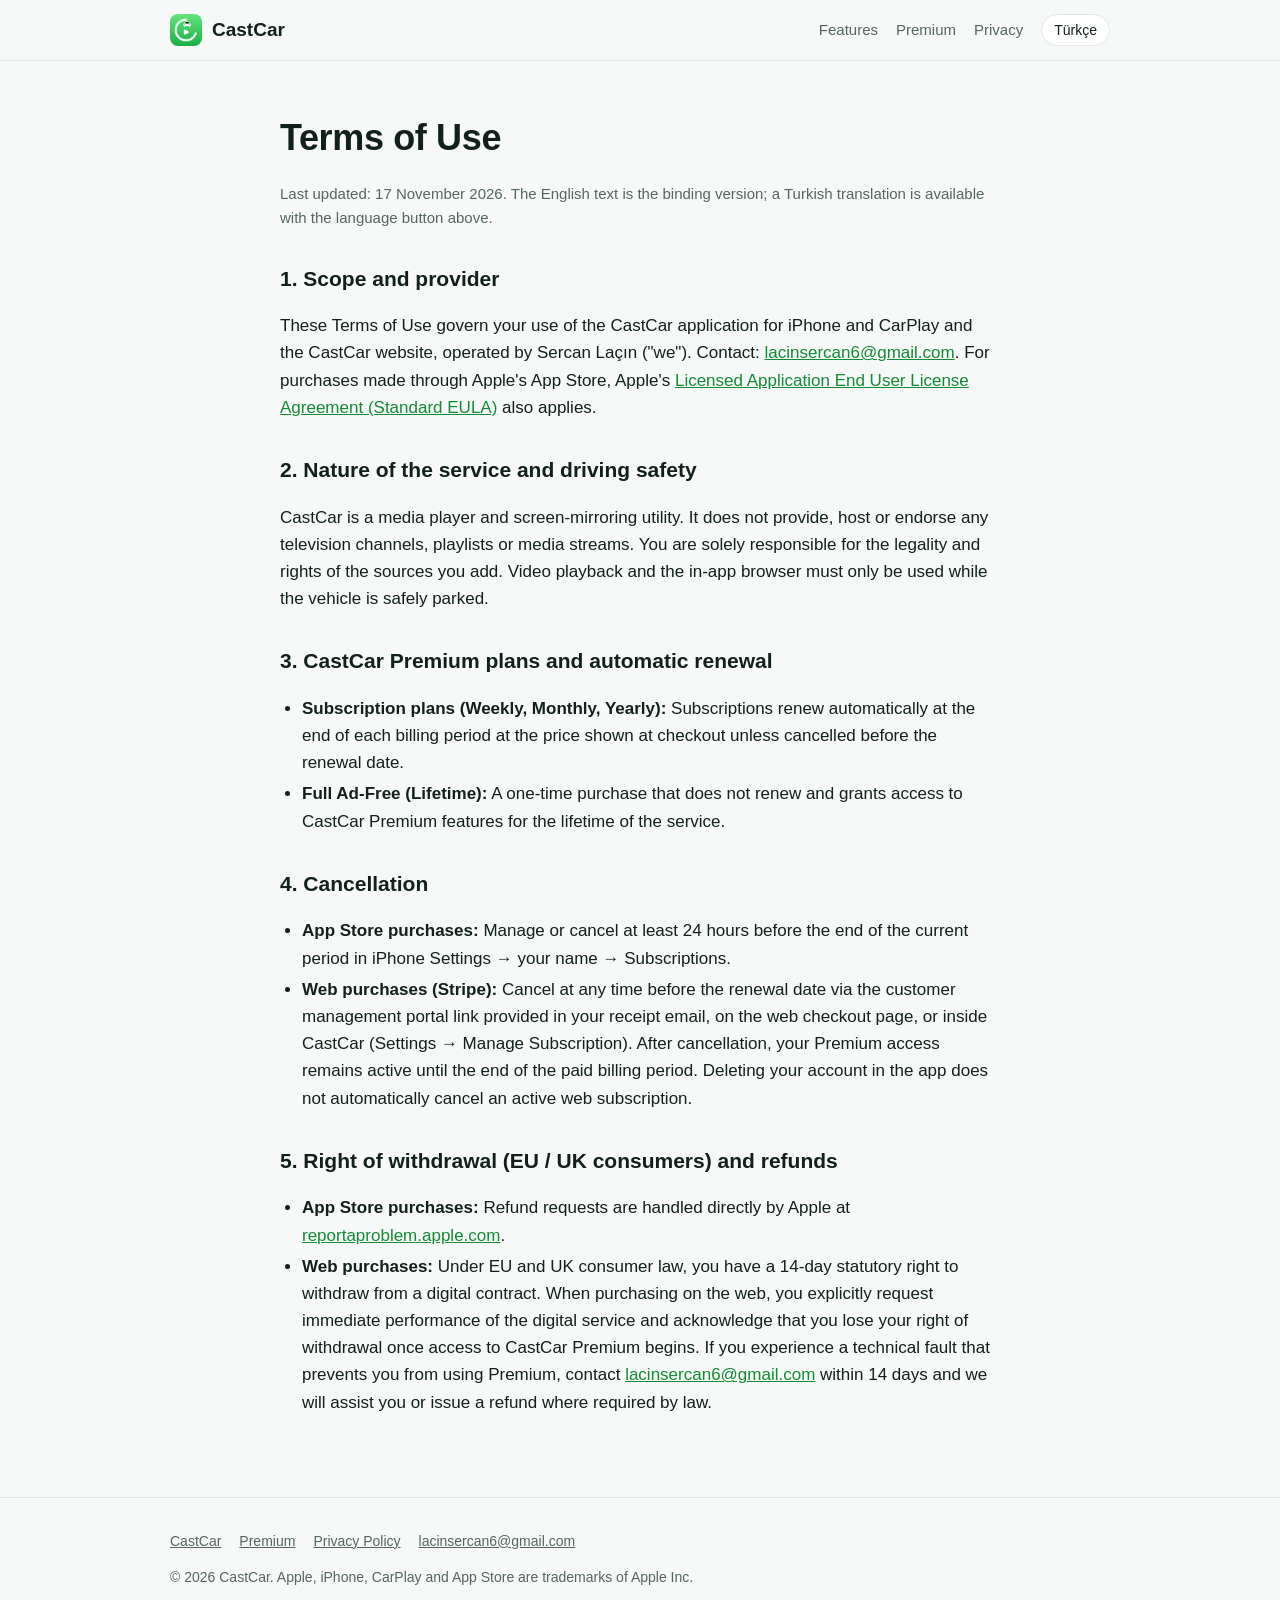
<file: terms.html>
<!doctype html>
<html lang="en" data-lang="en">
<head>
<meta charset="utf-8">
<meta name="viewport" content="width=device-width, initial-scale=1">
<title>CastCar Terms of Use</title>
<meta name="description" content="Terms of Use, subscription auto-renewal, cancellation, and refund rules for CastCar.">
<link rel="canonical" href="https://castcar.playgrator.com/terms.html">
<link rel="icon" type="image/png" sizes="32x32" href="/favicon.png">
<link rel="apple-touch-icon" href="/assets/icon/icon-180.png">
<meta name="theme-color" content="#22b04a">
<script src="/js/lang.js"></script>
<link rel="stylesheet" href="/css/site.css?v=2">
</head>
<body>

<header class="top">
  <div class="wrap">
    <a class="brand" href="/"><img src="/assets/icon/icon-192.png" alt="">CastCar</a>
    <nav class="links">
      <a class="hide-sm" href="/#features"><span lang="en">Features</span><span lang="tr">Özellikler</span></a>
      <a href="/premium.html"><span lang="en">Premium</span><span lang="tr">Premium</span></a>
      <a href="/privacy.html"><span lang="en">Privacy</span><span lang="tr">Gizlilik</span></a>
      <button class="lang-btn" type="button" onclick="castcarToggleLang()"><span lang="en">Türkçe</span><span lang="tr">English</span></button>
    </nav>
  </div>
</header>

<article class="doc" lang="en">
  <h1>Terms of Use</h1>
  <p class="meta">Last updated: 17 November 2026. The English text is the binding version; a Turkish translation is available with the language button above.</p>

  <h2>1. Scope and provider</h2>
  <p>These Terms of Use govern your use of the CastCar application for iPhone and CarPlay and the CastCar website, operated by Sercan Laçın ("we"). Contact: <a href="mailto:lacinsercan6@gmail.com">lacinsercan6@gmail.com</a>. For purchases made through Apple's App Store, Apple's <a href="https://www.apple.com/legal/internet-services/itunes/dev/stdeula/">Licensed Application End User License Agreement (Standard EULA)</a> also applies.</p>

  <h2>2. Nature of the service and driving safety</h2>
  <p>CastCar is a media player and screen-mirroring utility. It does not provide, host or endorse any television channels, playlists or media streams. You are solely responsible for the legality and rights of the sources you add. Video playback and the in-app browser must only be used while the vehicle is safely parked.</p>

  <h2>3. CastCar Premium plans and automatic renewal</h2>
  <ul>
    <li><strong>Subscription plans (Weekly, Monthly, Yearly):</strong> Subscriptions renew automatically at the end of each billing period at the price shown at checkout unless cancelled before the renewal date.</li>
    <li><strong>Full Ad-Free (Lifetime):</strong> A one-time purchase that does not renew and grants access to CastCar Premium features for the lifetime of the service.</li>
  </ul>

  <h2>4. Cancellation</h2>
  <ul>
    <li><strong>App Store purchases:</strong> Manage or cancel at least 24 hours before the end of the current period in iPhone Settings → your name → Subscriptions.</li>
    <li><strong>Web purchases (Stripe):</strong> Cancel at any time before the renewal date via the customer management portal link provided in your receipt email, on the web checkout page, or inside CastCar (Settings → Manage Subscription). After cancellation, your Premium access remains active until the end of the paid billing period. Deleting your account in the app does not automatically cancel an active web subscription.</li>
  </ul>

  <h2>5. Right of withdrawal (EU / UK consumers) and refunds</h2>
  <ul>
    <li><strong>App Store purchases:</strong> Refund requests are handled directly by Apple at <a href="https://reportaproblem.apple.com">reportaproblem.apple.com</a>.</li>
    <li><strong>Web purchases:</strong> Under EU and UK consumer law, you have a 14-day statutory right to withdraw from a digital contract. When purchasing on the web, you explicitly request immediate performance of the digital service and acknowledge that you lose your right of withdrawal once access to CastCar Premium begins. If you experience a technical fault that prevents you from using Premium, contact <a href="mailto:lacinsercan6@gmail.com">lacinsercan6@gmail.com</a> within 14 days and we will assist you or issue a refund where required by law.</li>
  </ul>
</article>

<article class="doc" lang="tr">
  <h1>Kullanım Koşulları</h1>
  <p class="meta">Son güncelleme: 17 Kasım 2026. Bağlayıcı metin İngilizcedir; bu çeviri bilgi amaçlıdır.</p>

  <h2>1. Kapsam ve sağlayıcı</h2>
  <p>Bu Kullanım Koşulları, Sercan Laçın ("biz") tarafından sunulan iPhone ve CarPlay için CastCar uygulamasının ve web sitesinin kullanımını düzenler. İletişim: <a href="mailto:lacinsercan6@gmail.com">lacinsercan6@gmail.com</a>. Apple App Store üzerinden yapılan satın alımlarda Apple'ın <a href="https://www.apple.com/legal/internet-services/itunes/dev/stdeula/">Standart Son Kullanıcı Lisans Sözleşmesi (EULA)</a> de geçerlidir.</p>

  <h2>2. Hizmetin niteliği ve sürüş güvenliği</h2>
  <p>CastCar yalnızca bir medya oynatıcı ve ekran yansıtma aracıdır. Hiçbir televizyon kanalı, yayın listesi ya da medya içeriği sağlamaz ve barındırmaz. Eklediğiniz kaynakların yasallığından yalnızca siz sorumlusunuz. Video oynatıcı ve tarayıcı yalnızca araç güvenli şekilde park hâlindeyken kullanılmalıdır.</p>

  <h2>3. CastCar Premium planları ve otomatik yenileme</h2>
  <ul>
    <li><strong>Abonelik planları (Haftalık, Aylık, Yıllık):</strong> Abonelikler, yenileme tarihinden önce iptal edilmediği sürece her fatura döneminin sonunda satın alma sırasında gösterilen tutar üzerinden otomatik olarak yenilenir.</li>
    <li><strong>Full Reklamsız (Ömür Boyu):</strong> Tek seferlik ödemedir; otomatik yenilenmez ve hizmet süresince CastCar Premium özelliklerini açar.</li>
  </ul>

  <h2>4. İptal</h2>
  <ul>
    <li><strong>App Store satın alımları:</strong> Dönem bitiminden en az 24 saat önce iPhone Ayarlar → adınız → Abonelikler bölümünden yönetebilir veya iptal edebilirsiniz.</li>
    <li><strong>Web satın alımları (Stripe):</strong> Yenileme tarihinden önce istediğiniz zaman e-posta makbuzundaki yönetim bağlantısından, web ödeme sayfasından veya uygulama içinden (Ayarlar → Aboneliği yönet) iptal edebilirsiniz. İptal sonrasında ödenmiş dönem sonuna kadar Premium erişiminiz devam eder. Uygulama içinden hesabınızı silmek aktif web aboneliğinizi kendiliğinden iptal etmez.</li>
  </ul>

  <h2>5. Cayma hakkı (AB / Birleşik Krallık) ve iade kuralları</h2>
  <ul>
    <li><strong>App Store satın alımları:</strong> İade talepleri doğrudan Apple tarafından <a href="https://reportaproblem.apple.com">reportaproblem.apple.com</a> adresinden yürütülür.</li>
    <li><strong>Web satın alımları:</strong> AB ve Birleşik Krallık tüketici mevzuatı uyarınca dijital hizmet sözleşmelerinde 14 günlük cayma hakkı bulunur. Web üzerinden satın alma yaparken dijital hizmetin anında başlatılmasını talep ettiğinizi ve CastCar Premium erişimi başladığında 14 günlük cayma hakkınızdan feragat ettiğinizi onaylarsınız. Teknik bir sorun nedeniyle hizmetten yararlanamadığınız durumlarda 14 gün içinde <a href="mailto:lacinsercan6@gmail.com">lacinsercan6@gmail.com</a> adresine yazabilirsiniz.</li>
  </ul>
</article>

<footer>
  <div class="wrap">
    <div class="row">
      <a href="/">CastCar</a>
      <a href="/premium.html"><span lang="en">Premium</span><span lang="tr">Premium</span></a>
      <a href="/privacy.html"><span lang="en">Privacy Policy</span><span lang="tr">Gizlilik Politikası</span></a>
      <a href="mailto:lacinsercan6@gmail.com">lacinsercan6@gmail.com</a>
    </div>
    <p lang="en">© 2026 CastCar. Apple, iPhone, CarPlay and App Store are trademarks of Apple Inc.</p>
    <p lang="tr">© 2026 CastCar. Apple, iPhone, CarPlay ve App Store, Apple Inc.'in ticari markalarıdır.</p>
  </div>
</footer>
</body>
</html>
</file>
<file: css/site.css>
:root {
  --green-1: #66e57f;
  --green-2: #22b04a;
  --green-ink: #138a35;
  --bg: #f6f9f7;
  --card: #ffffff;
  --ink: #12201a;
  --muted: #55665d;
  --line: #dfe8e2;
  --radius: 18px;
  color-scheme: light dark;
}
@media (prefers-color-scheme: dark) {
  :root {
    --bg: #0d1511;
    --card: #15211b;
    --ink: #eaf3ed;
    --muted: #9db3a6;
    --line: #24352c;
    --green-ink: #5ee07a;
  }
}

* { box-sizing: border-box; }
html { -webkit-text-size-adjust: 100%; }
body {
  margin: 0;
  background: var(--bg);
  color: var(--ink);
  font: 17px/1.6 -apple-system, BlinkMacSystemFont, "SF Pro Text", "Segoe UI", Roboto, Helvetica, Arial, sans-serif;
}
a { color: var(--green-ink); }
img { max-width: 100%; height: auto; }

/* Dil: html[data-lang] ile yalnızca seçilen dildeki bloklar görünür */
html[data-lang="tr"] [lang="en"],
html[data-lang="en"] [lang="tr"] { display: none !important; }

.wrap { max-width: 980px; margin: 0 auto; padding: 0 20px; }

header.top {
  position: sticky; top: 0; z-index: 10;
  background: color-mix(in srgb, var(--bg) 88%, transparent);
  backdrop-filter: saturate(160%) blur(12px);
  -webkit-backdrop-filter: saturate(160%) blur(12px);
  border-bottom: 1px solid var(--line);
}
header.top .wrap { display: flex; align-items: center; gap: 16px; height: 60px; }
.brand { display: flex; align-items: center; gap: 10px; font-weight: 700; font-size: 19px; color: var(--ink); text-decoration: none; }
.brand img { width: 32px; height: 32px; border-radius: 8px; }
nav.links { margin-left: auto; display: flex; gap: 18px; align-items: center; font-size: 15px; }
nav.links a { color: var(--muted); text-decoration: none; }
nav.links a:hover { color: var(--ink); }
.lang-btn {
  border: 1px solid var(--line); background: var(--card); color: var(--ink);
  border-radius: 999px; padding: 4px 12px; font: inherit; font-size: 14px; cursor: pointer;
}

.hero {
  background: linear-gradient(180deg, var(--green-1), var(--green-2));
  color: #fff;
  padding: 72px 0 80px;
}
.hero .wrap { display: grid; grid-template-columns: 1fr auto; gap: 40px; align-items: center; }
.hero h1 { font-size: clamp(34px, 6vw, 54px); line-height: 1.1; margin: 0 0 16px; letter-spacing: -0.02em; }
.hero p.lead { font-size: 20px; max-width: 560px; margin: 0 0 28px; opacity: 0.95; }
.hero .icon { width: 200px; height: 200px; border-radius: 44px; box-shadow: 0 24px 60px rgba(0,0,0,0.22); }
.btn {
  display: inline-flex; align-items: center; gap: 10px;
  background: #0b0f0d; color: #fff; text-decoration: none; font-weight: 600;
  padding: 14px 22px; border-radius: 14px;
}
.btn:hover { background: #000; }
.btn svg { width: 20px; height: 20px; fill: currentColor; }
.hero-actions { display: flex; flex-wrap: wrap; gap: 12px; }
.btn.btn-alt { background: rgba(255,255,255,0.16); border: 1.5px solid rgba(255,255,255,0.75); }
.btn.btn-alt:hover { background: rgba(255,255,255,0.26); }
.card a.more { display: inline-block; margin-top: 10px; font-weight: 600; color: var(--green-2); text-decoration: none; }
.note-light { font-size: 14px; opacity: 0.85; margin-top: 14px; }

section { padding: 64px 0; }
section h2 { font-size: 30px; margin: 0 0 8px; letter-spacing: -0.01em; }
section p.sub { color: var(--muted); margin: 0 0 32px; }

.grid { display: grid; grid-template-columns: repeat(auto-fit, minmax(260px, 1fr)); gap: 16px; }
.card {
  background: var(--card); border: 1px solid var(--line); border-radius: var(--radius);
  padding: 22px;
}
.card h3 { margin: 0 0 6px; font-size: 18px; }
.card p { margin: 0; color: var(--muted); font-size: 15.5px; }
.card .dot {
  width: 38px; height: 38px; border-radius: 11px; margin-bottom: 12px;
  background: linear-gradient(180deg, var(--green-1), var(--green-2));
  display: grid; place-items: center; color: #fff; font-size: 19px;
}

.safety {
  background: var(--card); border: 1px solid var(--line); border-left: 5px solid var(--green-2);
  border-radius: var(--radius); padding: 20px 22px; color: var(--muted);
}

details.faq {
  background: var(--card); border: 1px solid var(--line); border-radius: 14px;
  padding: 14px 18px; margin-bottom: 10px;
}
details.faq summary { cursor: pointer; font-weight: 600; }
details.faq p, details.faq ul { color: var(--muted); margin: 10px 0 0; }

.contact {
  background: linear-gradient(180deg, var(--green-1), var(--green-2)); color: #fff;
  border-radius: var(--radius); padding: 28px; display: flex; flex-wrap: wrap; gap: 16px; align-items: center; justify-content: space-between;
}
.contact a { color: #fff; font-weight: 700; }

/* Gizlilik ve uzun metinler */
article.doc { max-width: 760px; margin: 0 auto; padding: 48px 20px 64px; }
article.doc h1 { font-size: 36px; margin: 0 0 6px; letter-spacing: -0.01em; }
article.doc h2 { font-size: 21px; margin: 32px 0 6px; }
article.doc .meta { color: var(--muted); font-size: 15px; margin-bottom: 24px; }
article.doc .summary {
  background: var(--card); border: 1px solid var(--line); border-radius: var(--radius); padding: 18px 20px;
}
article.doc ul { padding-left: 22px; }
article.doc li { margin: 4px 0; }

footer {
  border-top: 1px solid var(--line); padding: 32px 0 48px; color: var(--muted); font-size: 14px;
}
footer .row { display: flex; flex-wrap: wrap; gap: 18px; margin-bottom: 12px; }
footer a { color: var(--muted); }

@media (max-width: 720px) {
  .hero { padding: 48px 0 56px; }
  .hero .wrap { grid-template-columns: 1fr; }
  .hero .icon { width: 120px; height: 120px; border-radius: 27px; order: -1; }
  nav.links a.hide-sm { display: none; }
}
</file>
